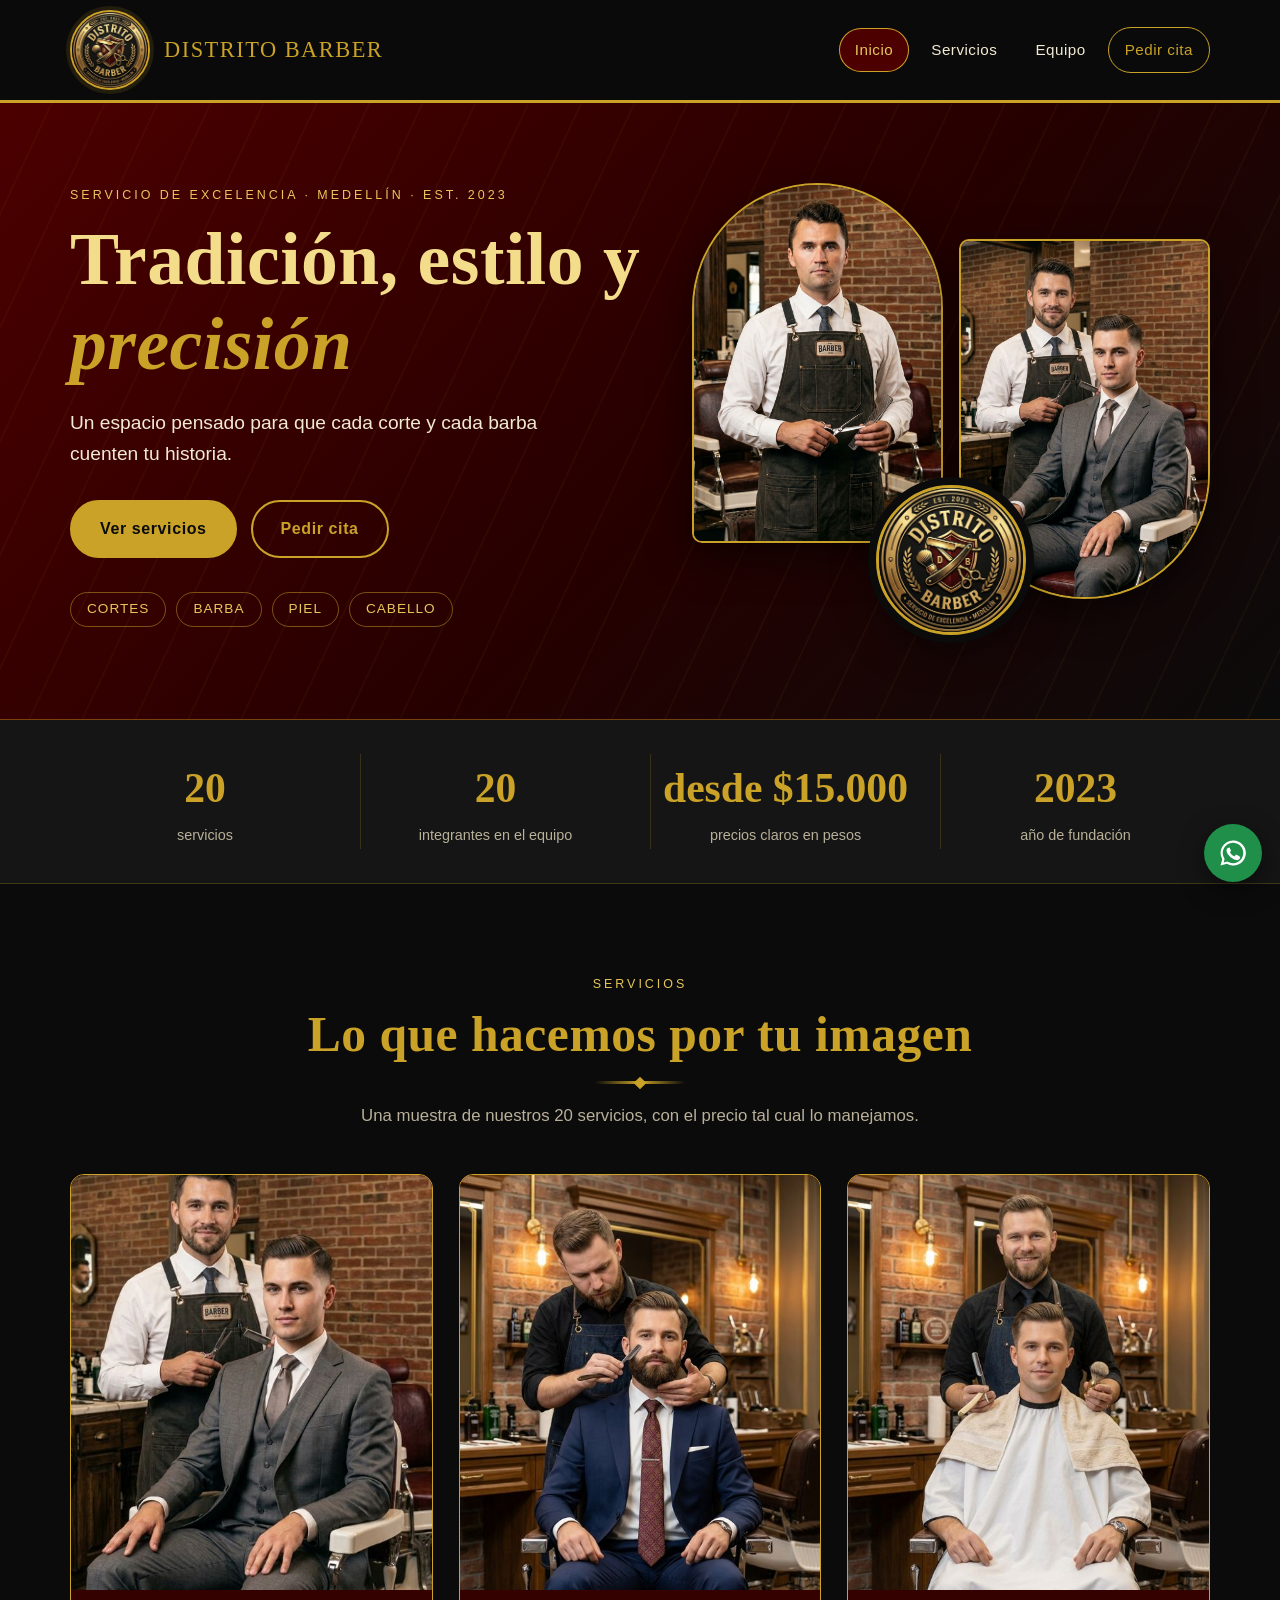
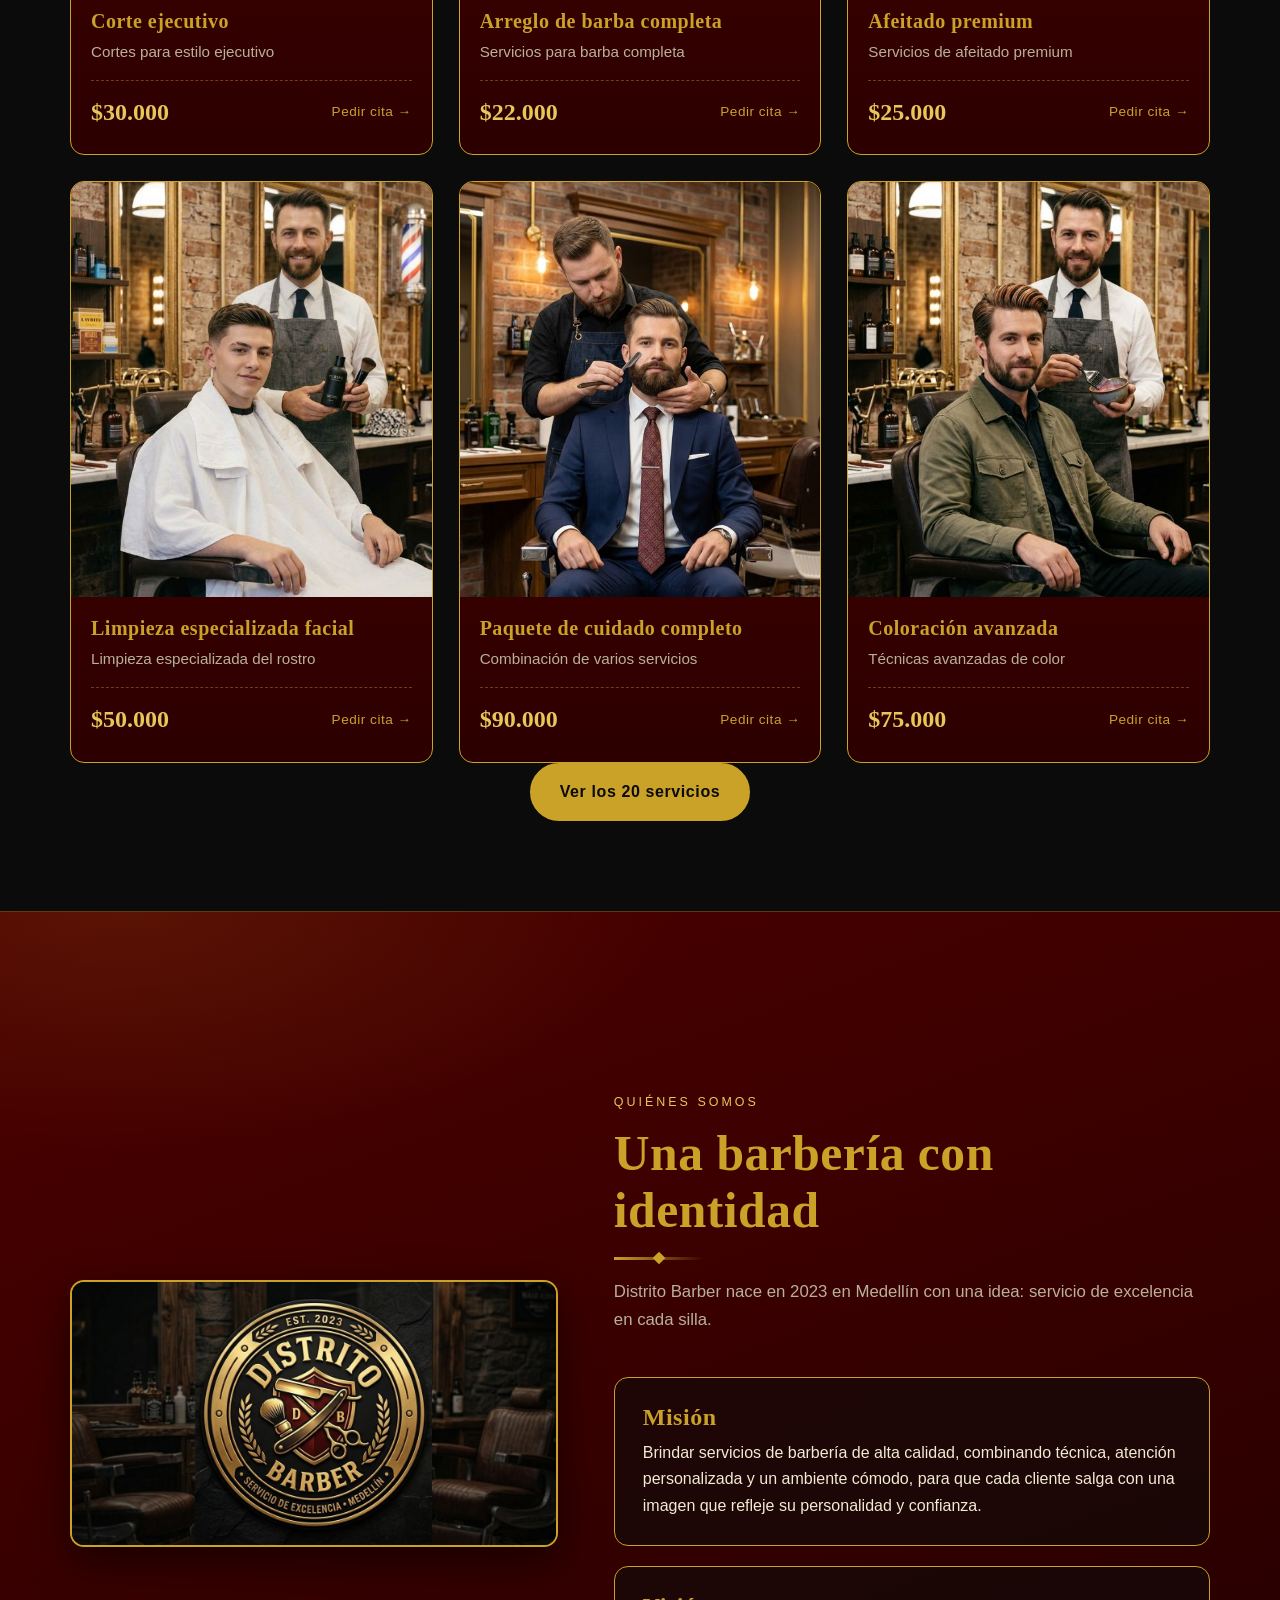
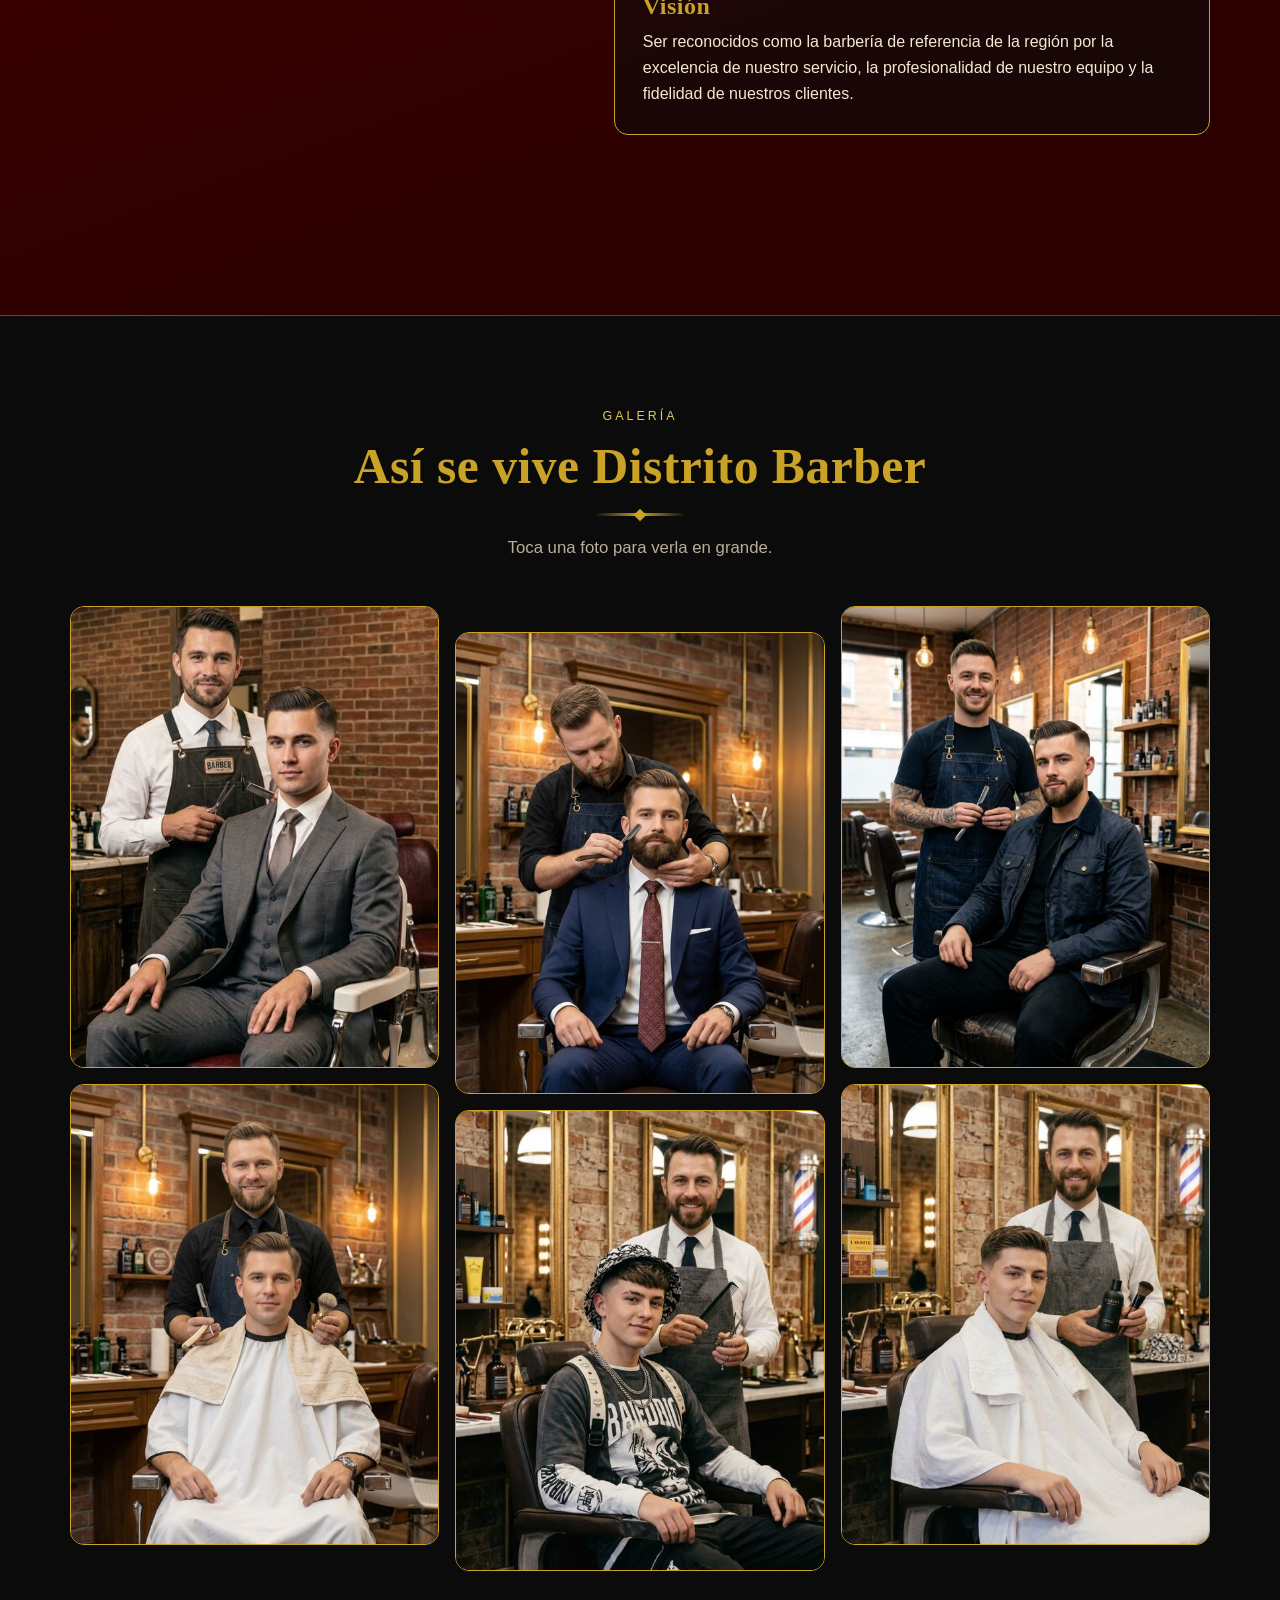
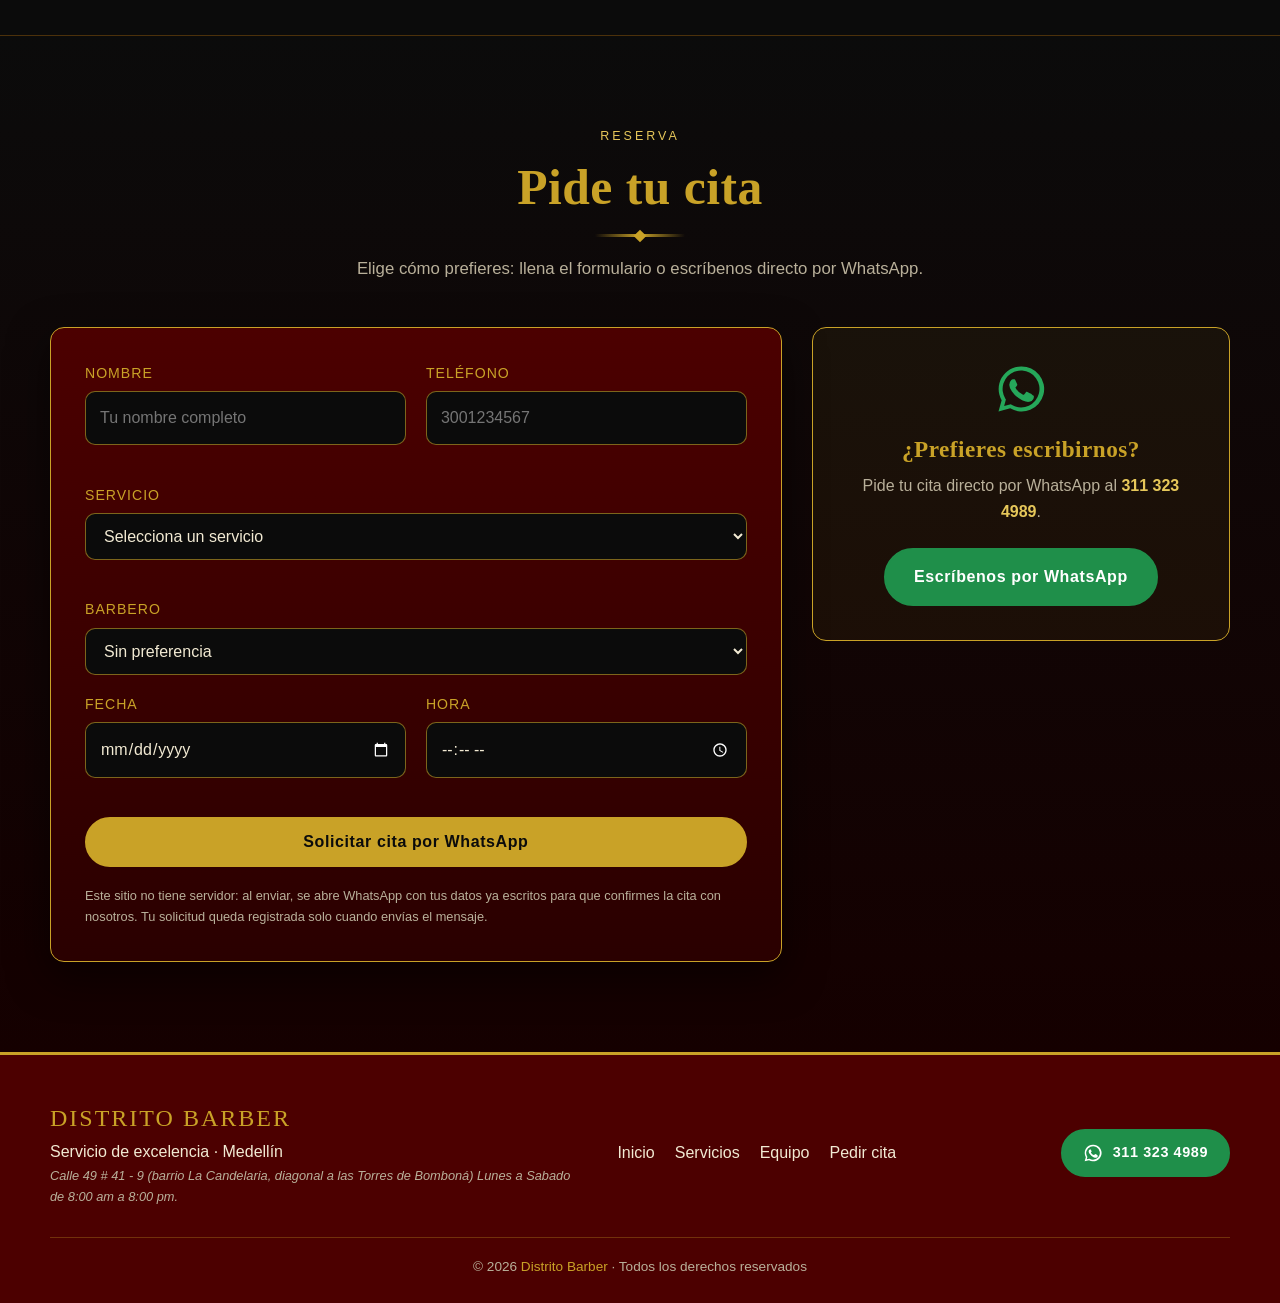
<file: index.html>
<!DOCTYPE html>
<html lang="es">
<head>
  <meta charset="UTF-8">
  <meta name="viewport" content="width=device-width, initial-scale=1.0">
  <title>Distrito Barber | Barbería en Medellín: cortes, barba y cuidado personal</title>
  <meta name="description" content="Distrito Barber, servicio de excelencia en Medellín. Cortes, barba, piel y cabello con precios claros. Pide tu cita por formulario o WhatsApp.">
  <meta name="theme-color" content="#0b0b0b">
  <meta property="og:type" content="website">
  <meta property="og:title" content="Distrito Barber | Barbería en Medellín: cortes, barba y cuidado personal">
  <meta property="og:description" content="Distrito Barber, servicio de excelencia en Medellín. Cortes, barba, piel y cabello con precios claros. Pide tu cita por formulario o WhatsApp.">
  <meta property="og:image" content="assets/logos/logo-distrito-barber.png">
  <meta property="og:locale" content="es_CO">
  <link rel="icon" type="image/png" href="assets/logos/logo-distrito-barber-sm.png">
  <link rel="preload" as="image" href="assets/logos/logo-distrito-barber-sm.png">
  <link rel="stylesheet" href="css/styles.css">
  <script type="application/ld+json">
  {"@context":"https://schema.org","@type":"BarberShop","name":"Distrito Barber","description":"Barbería en Medellín: cortes, cuidado de barba, piel y cabello.","telephone":"+57 311 323 4989","foundingDate":"2023","image":"assets/logos/logo-distrito-barber.png","address":{"@type":"PostalAddress","addressLocality":"Medellín","addressCountry":"CO"},"priceRange":"$15.000 - $90.000 COP"}
  </script>
  <script defer src="js/main.js"></script>
</head>
<body data-page="inicio">
  <a class="saltar" href="#contenido">Saltar al contenido</a>
  <header class="cabecera" id="cabecera">
    <div class="barra">
      <a class="marca" href="index.html" aria-label="Distrito Barber, ir al inicio">
        <span class="logo"><img src="assets/logos/logo-distrito-barber-sm.png" width="80" height="80" alt="Logo de Distrito Barber: escudo dorado y rojo con navaja, brocha y tijeras"></span>
        <span class="nombre-barberia">Distrito Barber</span>
      </a>
      <button class="burger" id="burger" aria-expanded="false" aria-controls="menu" aria-label="Abrir menú">
        <span></span><span></span><span></span>
      </button>
      <nav class="menu" id="menu" aria-label="Principal">
        <ul>
          <li><a href="index.html" class="activo" aria-current="page">Inicio</a></li>
          <li><a href="servicios.html">Servicios</a></li>
          <li><a href="equipo.html">Equipo</a></li>
          <li><a href="index.html#cita">Pedir cita</a></li>
        </ul>
      </nav>
    </div>
  </header>

  <main id="contenido">
    <section class="portada" aria-labelledby="h1">
      <div class="portada-bg" aria-hidden="true"></div>
      <div class="portada-grid">
        <div class="portada-texto">
          <p class="eyebrow">Servicio de excelencia · Medellín · Est. 2023</p>
          <h1 id="h1">Tradición, estilo y <em>precisión</em></h1>
          <p class="lead">Un espacio pensado para que cada corte y cada barba cuenten tu historia.</p>
          <div class="acciones">
            <a href="servicios.html" class="boton">Ver servicios</a>
            <a href="#cita" class="boton boton-fantasma">Pedir cita</a>
          </div>
          <ul class="chips" aria-label="Lo que ofrecemos">
            <li>Cortes</li><li>Barba</li><li>Piel</li><li>Cabello</li>
          </ul>
        </div>
        <div class="portada-visual" aria-hidden="false">
          <div class="arco"><img src="assets/images/barbero-retrato.jpg" width="880" height="1216" alt="Barbero de Distrito Barber con delantal, sosteniendo unas tijeras en la barbería"></div>
          <div class="arco arco-2"><img src="assets/images/equipo-corte-ejecutivo.jpg" width="928" height="1152" loading="lazy" alt="Barbero atendiendo a un cliente de traje en la silla de barbería"></div>
          <div class="sello"><img src="assets/logos/logo-distrito-barber.png" width="600" height="618" alt="Sello de Distrito Barber, Est. 2023"></div>
        </div>
      </div>
    </section>

    <section class="cifras" aria-label="Distrito Barber en cifras">
      <ul>
        <li><strong data-count="20">20</strong><span>servicios</span></li>
        <li><strong data-count="20">20</strong><span>integrantes en el equipo</span></li>
        <li><strong data-count="15000" data-prefix="desde $">desde $15.000</strong><span>precios claros en pesos</span></li>
        <li><strong data-count="2023" data-sep="">2023</strong><span>año de fundación</span></li>
      </ul>
    </section>

    <section class="seccion" aria-labelledby="h-serv">
      <div class="titulo-seccion reveal"><p class="eyebrow">Servicios</p><h2 id="h-serv">Lo que hacemos por tu imagen</h2><span class="filete" aria-hidden="true"></span><p class="sub">Una muestra de nuestros 20 servicios, con el precio tal cual lo manejamos.</p></div>
      <div class="lista-servicios lista-3">
        <article class="servicio reveal" data-cat="cortes">
          <div class="foto"><img src="assets/images/equipo-corte-ejecutivo-sm.jpg" width="560" height="695" loading="lazy" alt="Barbero cortando el cabello a un cliente de traje en la barbería"></div>
          <div class="info">
            <h3>Corte ejecutivo</h3>
            <p>Cortes para estilo ejecutivo</p>
            <div class="fila"><span class="precio">$30.000</span><a class="enlace-cita" href="index.html?servicio=Corte%20ejecutivo#cita">Pedir cita <span aria-hidden="true">→</span></a></div>
          </div>
        </article>
        <article class="servicio reveal" data-cat="barba">
          <div class="foto"><img src="assets/images/servicio-3-sm.jpg" width="560" height="695" loading="lazy" alt="Barbero arreglando la barba de un cliente con traje azul"></div>
          <div class="info">
            <h3>Arreglo de barba completa</h3>
            <p>Servicios para barba completa</p>
            <div class="fila"><span class="precio">$22.000</span><a class="enlace-cita" href="index.html?servicio=Arreglo%20de%20barba%20completa#cita">Pedir cita <span aria-hidden="true">→</span></a></div>
          </div>
        </article>
        <article class="servicio reveal" data-cat="barba">
          <div class="foto"><img src="assets/images/servicio-5-sm.jpg" width="560" height="695" loading="lazy" alt="Cliente con capa blanca y toalla en el cuello durante un afeitado"></div>
          <div class="info">
            <h3>Afeitado premium</h3>
            <p>Servicios de afeitado premium</p>
            <div class="fila"><span class="precio">$25.000</span><a class="enlace-cita" href="index.html?servicio=Afeitado%20premium#cita">Pedir cita <span aria-hidden="true">→</span></a></div>
          </div>
        </article>
        <article class="servicio reveal" data-cat="rostro">
          <div class="foto"><img src="assets/images/servicio-12-sm.jpg" width="560" height="695" loading="lazy" alt="Cliente con capa blanca durante una limpieza facial"></div>
          <div class="info">
            <h3>Limpieza especializada facial</h3>
            <p>Limpieza especializada del rostro</p>
            <div class="fila"><span class="precio">$50.000</span><a class="enlace-cita" href="index.html?servicio=Limpieza%20especializada%20facial#cita">Pedir cita <span aria-hidden="true">→</span></a></div>
          </div>
        </article>
        <article class="servicio reveal" data-cat="paquetes">
          <div class="foto"><img src="assets/images/servicio-3-sm.jpg" width="560" height="695" loading="lazy" alt="Cliente de traje recibiendo un cuidado completo"></div>
          <div class="info">
            <h3>Paquete de cuidado completo</h3>
            <p>Combinación de varios servicios</p>
            <div class="fila"><span class="precio">$90.000</span><a class="enlace-cita" href="index.html?servicio=Paquete%20de%20cuidado%20completo#cita">Pedir cita <span aria-hidden="true">→</span></a></div>
          </div>
        </article>
        <article class="servicio reveal" data-cat="cabello">
          <div class="foto"><img src="assets/images/servicio-8-sm.jpg" width="560" height="695" loading="lazy" alt="Barbero con producto de color junto a un cliente con chaqueta verde"></div>
          <div class="info">
            <h3>Coloración avanzada</h3>
            <p>Técnicas avanzadas de color</p>
            <div class="fila"><span class="precio">$75.000</span><a class="enlace-cita" href="index.html?servicio=Coloración%20avanzada#cita">Pedir cita <span aria-hidden="true">→</span></a></div>
          </div>
        </article>
      </div>
      <p class="centro reveal"><a href="servicios.html" class="boton">Ver los 20 servicios</a></p>
    </section>

    <section class="seccion seccion-roja" aria-labelledby="h-nos">
      <div class="nos-grid">
        <div class="nos-img reveal"><img src="assets/images/ambiente-barberia.jpg" width="1200" height="654" loading="lazy" alt="Interior de la barbería con sillas de cuero, ladrillo y madera, y el sello de Distrito Barber"></div>
        <div>
          <div class="titulo-seccion reveal"><p class="eyebrow">Quiénes somos</p><h2 id="h-nos">Una barbería con identidad</h2><span class="filete" aria-hidden="true"></span><p class="sub">Distrito Barber nace en 2023 en Medellín con una idea: servicio de excelencia en cada silla.</p></div>
          <div class="mision-vision">
            <article class="tarjeta reveal">
              <h3>Misión</h3>
              <p>Brindar servicios de barbería de alta calidad, combinando técnica, atención personalizada y un ambiente cómodo, para que cada cliente salga con una imagen que refleje su personalidad y confianza.</p>
            </article>
            <article class="tarjeta reveal">
              <h3>Visión</h3>
              <p>Ser reconocidos como la barbería de referencia de la región por la excelencia de nuestro servicio, la profesionalidad de nuestro equipo y la fidelidad de nuestros clientes.</p>
            </article>
          </div>
        </div>
      </div>
    </section>

    <section class="seccion" aria-labelledby="h-gal">
      <div class="titulo-seccion reveal"><p class="eyebrow">Galería</p><h2 id="h-gal">Así se vive Distrito Barber</h2><span class="filete" aria-hidden="true"></span><p class="sub">Toca una foto para verla en grande.</p></div>
      <div class="galeria">
      <button class="gal-item reveal" data-full="assets/images/equipo-corte-ejecutivo.jpg" data-alt="Barbero y cliente de traje en la barbería" aria-label="Ampliar foto: Barbero y cliente de traje en la barbería"><img src="assets/images/equipo-corte-ejecutivo-sm.jpg" width="560" height="695" loading="lazy" alt="Barbero y cliente de traje en la barbería"></button>
      <button class="gal-item reveal" data-full="assets/images/servicio-3.jpg" data-alt="Arreglo de barba en la barbería" aria-label="Ampliar foto: Arreglo de barba en la barbería"><img src="assets/images/servicio-3-sm.jpg" width="560" height="695" loading="lazy" alt="Arreglo de barba en la barbería"></button>
      <button class="gal-item reveal" data-full="assets/images/corte-urbano.jpg" data-alt="Equipo y cliente tras un corte urbano" aria-label="Ampliar foto: Equipo y cliente tras un corte urbano"><img src="assets/images/corte-urbano-sm.jpg" width="560" height="695" loading="lazy" alt="Equipo y cliente tras un corte urbano"></button>
      <button class="gal-item reveal" data-full="assets/images/servicio-5.jpg" data-alt="Cliente durante un afeitado premium" aria-label="Ampliar foto: Cliente durante un afeitado premium"><img src="assets/images/servicio-5-sm.jpg" width="560" height="695" loading="lazy" alt="Cliente durante un afeitado premium"></button>
      <button class="gal-item reveal" data-full="assets/images/servicio-10.jpg" data-alt="Corte juvenil en Distrito Barber" aria-label="Ampliar foto: Corte juvenil en Distrito Barber"><img src="assets/images/servicio-10-sm.jpg" width="560" height="695" loading="lazy" alt="Corte juvenil en Distrito Barber"></button>
      <button class="gal-item reveal" data-full="assets/images/servicio-13.jpg" data-alt="Cliente durante un tratamiento facial" aria-label="Ampliar foto: Cliente durante un tratamiento facial"><img src="assets/images/servicio-13-sm.jpg" width="560" height="695" loading="lazy" alt="Cliente durante un tratamiento facial"></button>
      </div>
    </section>

    <section id="cita" class="seccion seccion-cita" aria-labelledby="h-cita">
      <div class="titulo-seccion reveal"><p class="eyebrow">Reserva</p><h2 id="h-cita">Pide tu cita</h2><span class="filete" aria-hidden="true"></span><p class="sub">Elige cómo prefieres: llena el formulario o escríbenos directo por WhatsApp.</p></div>
      <div class="cita-grid">
        <form class="formulario-cita reveal" id="form-cita" novalidate>
          <div class="campo">
            <label for="nombre">Nombre</label>
            <input type="text" id="nombre" name="nombre" placeholder="Tu nombre completo" autocomplete="name" required minlength="3">
            <small class="error" id="e-nombre" role="alert"></small>
          </div>
          <div class="campo">
            <label for="telefono">Teléfono</label>
            <input type="tel" id="telefono" name="telefono" placeholder="3001234567" autocomplete="tel-national" inputmode="numeric" required>
            <small class="error" id="e-telefono" role="alert"></small>
          </div>
          <div class="campo campo-ancho">
            <label for="servicio">Servicio</label>
            <select id="servicio" name="servicio" required>
              <option value="">Selecciona un servicio</option>
            <option>Corte ejecutivo</option>
            <option>Corte urbano</option>
            <option>Arreglo de barba completa</option>
            <option>Perfilado de barba corta</option>
            <option>Afeitado premium</option>
            <option>Tratamiento para piel</option>
            <option>Nutrición capilar</option>
            <option>Coloración avanzada</option>
            <option>Peinado casual</option>
            <option>Corte juvenil</option>
            <option>Diseño personalizado de cabello</option>
            <option>Limpieza especializada facial</option>
            <option>Tratamiento facial completo</option>
            <option>Hidratación profunda capilar</option>
            <option>Reparación capilar</option>
            <option>Ondas naturales</option>
            <option>Paquete de cuidado completo</option>
            <option>Lavado especializado</option>
            <option>Depilación avanzada facial</option>
            <option>Consultoría de imagen personal</option>
            </select>
            <small class="error" id="e-servicio" role="alert"></small>
          </div>
          <div class="campo campo-ancho">
            <label for="barbero">Barbero</label>
            <select id="barbero" name="barbero">
              <option value="">Sin preferencia</option>
            <option>Manuel Ceballos</option>
            <option>Diego Alvarez</option>
            <option>Daniel Pineda</option>
            <option>Javier Montoya</option>
            </select>
          </div>
          <div class="campo">
            <label for="fecha">Fecha</label>
            <input type="date" id="fecha" name="fecha" required>
            <small class="error" id="e-fecha" role="alert"></small>
          </div>
          <div class="campo">
            <label for="hora">Hora</label>
            <input type="time" id="hora" name="hora" required>
            <small class="error" id="e-hora" role="alert"></small>
          </div>
          <button type="submit" class="boton boton-enviar campo-ancho">Solicitar cita por WhatsApp</button>
          <p class="aviso campo-ancho">Este sitio no tiene servidor: al enviar, se abre WhatsApp con tus datos ya escritos para que confirmes la cita con nosotros. Tu solicitud queda registrada solo cuando envías el mensaje.</p>
        </form>

        <aside class="whatsapp reveal">
          <svg viewBox="0 0 24 24" aria-hidden="true" fill="currentColor"><path d="M12 2a10 10 0 0 0-8.6 15L2 22l5.2-1.4A10 10 0 1 0 12 2Zm0 18.2a8.2 8.2 0 0 1-4.2-1.2l-.3-.2-3 .8.8-2.9-.2-.3A8.2 8.2 0 1 1 12 20.2Zm4.5-6.1c-.2-.1-1.5-.7-1.7-.8s-.4-.1-.6.1-.6.8-.8 1-.3.2-.5.1a6.700 6.700 0 0 1-3.300-2.900c-.2-.4.2-.4.700-1.300.1-.2 0-.3 0-.4l-.8-1.800c-.2-.5-.4-.4-.6-.4h-.5a1 1 0 0 0-.7.3 3 3 0 0 0-.9 2.200 5.200 5.200 0 0 0 1.100 2.800 11.900 11.900 0 0 0 4.600 4c1.700.7 2.400.8 3.200.7a2.700 2.700 0 0 0 1.800-1.300 2.200 2.200 0 0 0 .2-1.300c-.1-.1-.3-.2-.5-.3Z"/></svg>
          <h3>¿Prefieres escribirnos?</h3>
          <p>Pide tu cita directo por WhatsApp al <strong>311 323 4989</strong>.</p>
          <a class="boton boton-whatsapp" href="https://wa.me/573113234989?text=Hola%2C%20quiero%20pedir%20una%20cita%20en%20Distrito%20Barber" target="_blank" rel="noopener">Escríbenos por WhatsApp</a>
        </aside>
      </div>
    </section>
  </main>

  <div class="lightbox" id="lightbox" role="dialog" aria-modal="true" aria-label="Foto ampliada" hidden>
    <button class="lb-cerrar" id="lb-cerrar" aria-label="Cerrar">×</button>
    <button class="lb-nav lb-prev" id="lb-prev" aria-label="Foto anterior">‹</button>
    <img id="lb-img" alt="">
    <button class="lb-nav lb-next" id="lb-next" aria-label="Foto siguiente">›</button>
  </div>

  <footer class="pie">
    <div class="pie-grid">
      <div>
        <p class="pie-marca">Distrito Barber</p>
        <p>Servicio de excelencia · Medellín</p>
        <p class="pendiente">Calle 49 # 41 - 9 (barrio La Candelaria, diagonal a las Torres de Bomboná) Lunes a Sabado de 8:00 am a 8:00 pm.</p>
      </div>
      <nav aria-label="Pie de página">
        <a href="index.html">Inicio</a><a href="servicios.html">Servicios</a><a href="equipo.html">Equipo</a><a href="index.html#cita">Pedir cita</a>
      </nav>
      <div>
        <a class="boton boton-whatsapp boton-sm" href="https://wa.me/573113234989?text=Hola%2C%20quiero%20pedir%20una%20cita%20en%20Distrito%20Barber" target="_blank" rel="noopener"><svg viewBox="0 0 24 24" aria-hidden="true" fill="currentColor"><path d="M12 2a10 10 0 0 0-8.6 15L2 22l5.2-1.4A10 10 0 1 0 12 2Zm0 18.2a8.2 8.2 0 0 1-4.2-1.2l-.3-.2-3 .8.8-2.9-.2-.3A8.2 8.2 0 1 1 12 20.2Zm4.5-6.1c-.2-.1-1.5-.7-1.7-.8s-.4-.1-.6.1-.6.8-.8 1-.3.2-.5.1a6.700 6.700 0 0 1-3.300-2.900c-.2-.4.2-.4.700-1.300.1-.2 0-.3 0-.4l-.8-1.800c-.2-.5-.4-.4-.6-.4h-.5a1 1 0 0 0-.7.3 3 3 0 0 0-.9 2.200 5.200 5.200 0 0 0 1.100 2.800 11.900 11.900 0 0 0 4.600 4c1.700.7 2.400.8 3.200.7a2.700 2.700 0 0 0 1.800-1.300 2.200 2.200 0 0 0 .2-1.300c-.1-.1-.3-.2-.5-.3Z"/></svg>311 323 4989</a>
      </div>
    </div>
    <p class="copy">&copy; 2026 <span>Distrito Barber</span> · Todos los derechos reservados</p>
  </footer>

  <a class="wa-flotante" href="https://wa.me/573113234989?text=Hola%2C%20quiero%20pedir%20una%20cita%20en%20Distrito%20Barber" target="_blank" rel="noopener" aria-label="Escribir por WhatsApp a Distrito Barber"><svg viewBox="0 0 24 24" aria-hidden="true" fill="currentColor"><path d="M12 2a10 10 0 0 0-8.6 15L2 22l5.2-1.4A10 10 0 1 0 12 2Zm0 18.2a8.2 8.2 0 0 1-4.2-1.2l-.3-.2-3 .8.8-2.9-.2-.3A8.2 8.2 0 1 1 12 20.2Zm4.5-6.1c-.2-.1-1.5-.7-1.7-.8s-.4-.1-.6.1-.6.8-.8 1-.3.2-.5.1a6.700 6.700 0 0 1-3.300-2.900c-.2-.4.2-.4.700-1.300.1-.2 0-.3 0-.4l-.8-1.800c-.2-.5-.4-.4-.6-.4h-.5a1 1 0 0 0-.7.3 3 3 0 0 0-.9 2.200 5.200 5.200 0 0 0 1.100 2.800 11.900 11.900 0 0 0 4.600 4c1.700.7 2.400.8 3.200.7a2.700 2.700 0 0 0 1.800-1.300 2.200 2.200 0 0 0 .2-1.300c-.1-.1-.3-.2-.5-.3Z"/></svg></a>
  <button class="subir" id="subir" aria-label="Volver al inicio de la página" hidden>
    <svg viewBox="0 0 24 24" aria-hidden="true" fill="none" stroke="currentColor" stroke-width="2.5" stroke-linecap="round" stroke-linejoin="round"><path d="m6 15 6-6 6 6"/></svg>
  </button>
</body>
</html>
</file>
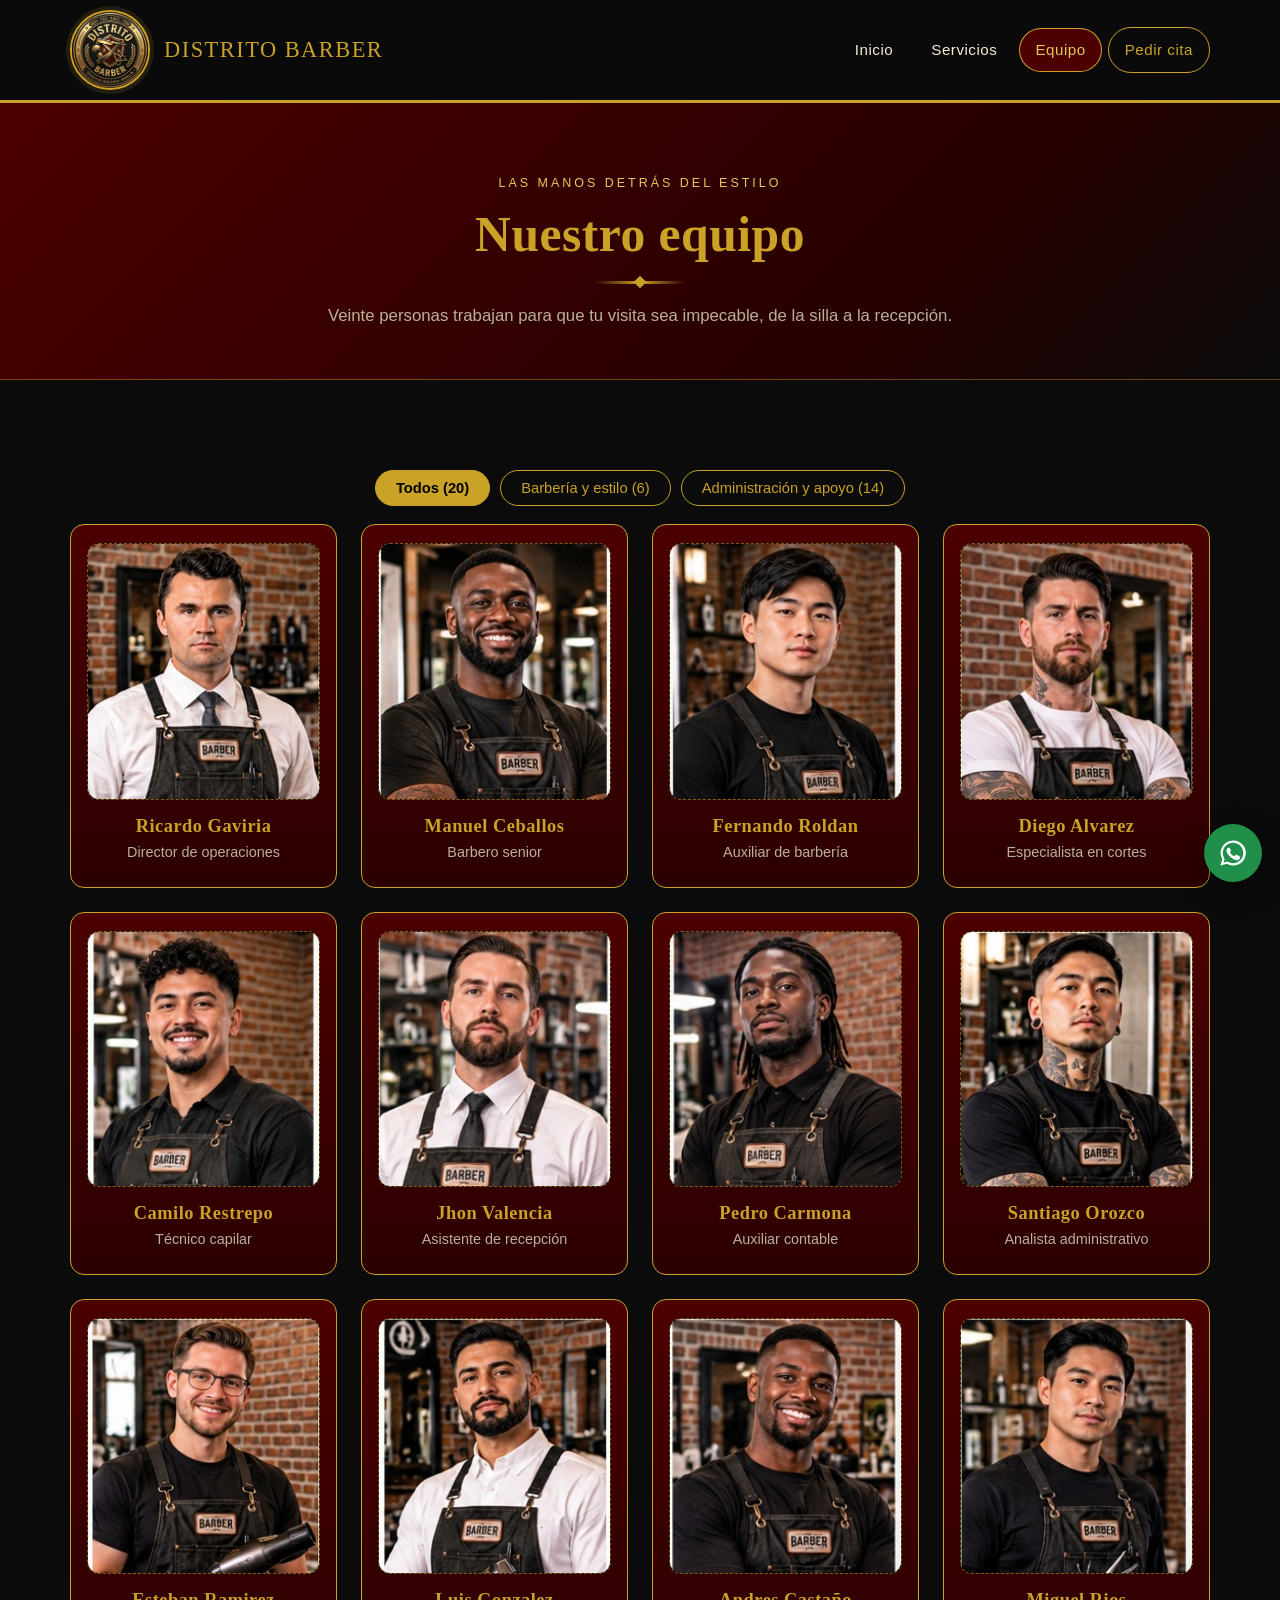
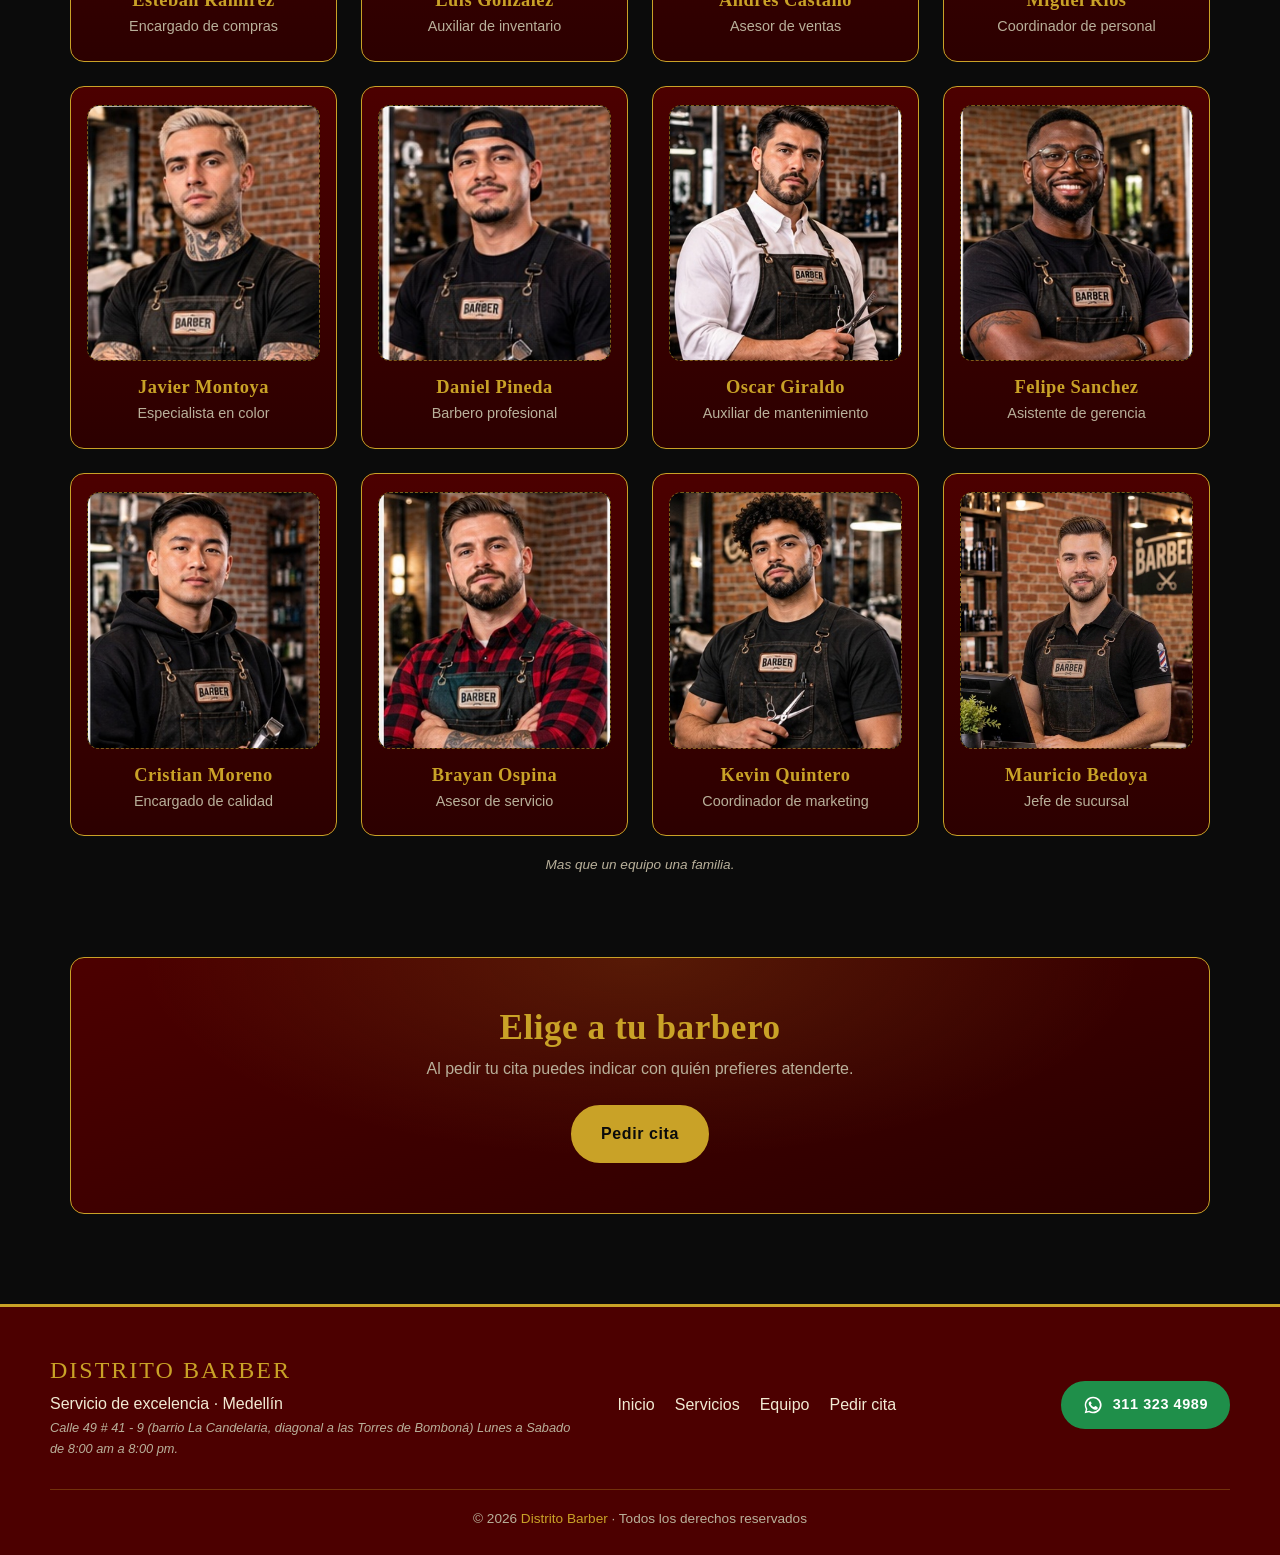
<file: equipo.html>
<!DOCTYPE html>
<html lang="es">
<head>
  <meta charset="UTF-8">
  <meta name="viewport" content="width=device-width, initial-scale=1.0">
  <title>Nuestro equipo | Distrito Barber Medellín</title>
  <meta name="description" content="Conoce al equipo de Distrito Barber: barberos, especialistas en color, técnicos capilares y el personal que hace posible un servicio de excelencia.">
  <meta name="theme-color" content="#0b0b0b">
  <meta property="og:type" content="website">
  <meta property="og:title" content="Nuestro equipo | Distrito Barber Medellín">
  <meta property="og:description" content="Conoce al equipo de Distrito Barber: barberos, especialistas en color, técnicos capilares y el personal que hace posible un servicio de excelencia.">
  <meta property="og:image" content="assets/logos/logo-distrito-barber.png">
  <meta property="og:locale" content="es_CO">
  <link rel="icon" type="image/png" href="assets/logos/logo-distrito-barber-sm.png">
  <link rel="preload" as="image" href="assets/logos/logo-distrito-barber-sm.png">
  <link rel="stylesheet" href="css/styles.css">
  <script defer src="js/main.js"></script>
</head>
<body data-page="equipo">
  <a class="saltar" href="#contenido">Saltar al contenido</a>
  <header class="cabecera" id="cabecera">
    <div class="barra">
      <a class="marca" href="index.html" aria-label="Distrito Barber, ir al inicio">
        <span class="logo"><img src="assets/logos/logo-distrito-barber-sm.png" width="80" height="80" alt="Logo de Distrito Barber: escudo dorado y rojo con navaja, brocha y tijeras"></span>
        <span class="nombre-barberia">Distrito Barber</span>
      </a>
      <button class="burger" id="burger" aria-expanded="false" aria-controls="menu" aria-label="Abrir menú">
        <span></span><span></span><span></span>
      </button>
      <nav class="menu" id="menu" aria-label="Principal">
        <ul>
          <li><a href="index.html">Inicio</a></li>
          <li><a href="servicios.html">Servicios</a></li>
          <li><a href="equipo.html" class="activo" aria-current="page">Equipo</a></li>
          <li><a href="index.html#cita">Pedir cita</a></li>
        </ul>
      </nav>
    </div>
  </header>

  <main id="contenido">
    <section class="cabecera-pagina">
      <div class="cp-inner">
        <div class="titulo-seccion reveal"><p class="eyebrow">Las manos detrás del estilo</p><h1>Nuestro equipo</h1><span class="filete" aria-hidden="true"></span><p class="sub">Veinte personas trabajan para que tu visita sea impecable, de la silla a la recepción.</p></div>
      </div>
    </section>
    <section class="seccion">
      <div class="filtros" role="group" aria-label="Filtrar equipo">
        <button class="filtro activo" data-filtro="todos" aria-pressed="true">Todos (20)</button>
        <button class="filtro" data-filtro="b" aria-pressed="false">Barbería y estilo (6)</button>
        <button class="filtro" data-filtro="a" aria-pressed="false">Administración y apoyo (14)</button>
      </div>
      <div class="lista-equipo" id="lista-equipo">
        <article class="barbero reveal" data-grupo="a">
          <div class="foto"><img src="assets/images/equipo-01.jpg" width="220" height="342" loading="lazy" alt="Retrato de Ricardo Gaviria, director de operaciones, con delantal de Distrito Barber"></div>
          <h3>Ricardo Gaviria</h3>
          <p class="cargo">Director de operaciones</p>
        </article>
        <article class="barbero reveal" data-grupo="b">
          <div class="foto"><img src="assets/images/equipo-02.jpg" width="220" height="342" loading="lazy" alt="Retrato de Manuel Ceballos, barbero senior, con delantal de Distrito Barber"></div>
          <h3>Manuel Ceballos</h3>
          <p class="cargo">Barbero senior</p>
        </article>
        <article class="barbero reveal" data-grupo="b">
          <div class="foto"><img src="assets/images/equipo-03.jpg" width="220" height="342" loading="lazy" alt="Retrato de Fernando Roldan, auxiliar de barbería, con delantal de Distrito Barber"></div>
          <h3>Fernando Roldan</h3>
          <p class="cargo">Auxiliar de barbería</p>
        </article>
        <article class="barbero reveal" data-grupo="b">
          <div class="foto"><img src="assets/images/equipo-04.jpg" width="220" height="342" loading="lazy" alt="Retrato de Diego Alvarez, especialista en cortes, con delantal de Distrito Barber"></div>
          <h3>Diego Alvarez</h3>
          <p class="cargo">Especialista en cortes</p>
        </article>
        <article class="barbero reveal" data-grupo="b">
          <div class="foto"><img src="assets/images/equipo-05.jpg" width="220" height="342" loading="lazy" alt="Retrato de Camilo Restrepo, técnico capilar, con delantal de Distrito Barber"></div>
          <h3>Camilo Restrepo</h3>
          <p class="cargo">Técnico capilar</p>
        </article>
        <article class="barbero reveal" data-grupo="a">
          <div class="foto"><img src="assets/images/equipo-06.jpg" width="220" height="342" loading="lazy" alt="Retrato de Jhon Valencia, asistente de recepción, con delantal de Distrito Barber"></div>
          <h3>Jhon Valencia</h3>
          <p class="cargo">Asistente de recepción</p>
        </article>
        <article class="barbero reveal" data-grupo="a">
          <div class="foto"><img src="assets/images/equipo-07.jpg" width="220" height="342" loading="lazy" alt="Retrato de Pedro Carmona, auxiliar contable, con delantal de Distrito Barber"></div>
          <h3>Pedro Carmona</h3>
          <p class="cargo">Auxiliar contable</p>
        </article>
        <article class="barbero reveal" data-grupo="a">
          <div class="foto"><img src="assets/images/equipo-08.jpg" width="220" height="342" loading="lazy" alt="Retrato de Santiago Orozco, analista administrativo, con delantal de Distrito Barber"></div>
          <h3>Santiago Orozco</h3>
          <p class="cargo">Analista administrativo</p>
        </article>
        <article class="barbero reveal" data-grupo="a">
          <div class="foto"><img src="assets/images/equipo-09.jpg" width="220" height="342" loading="lazy" alt="Retrato de Esteban Ramirez, encargado de compras, con delantal de Distrito Barber"></div>
          <h3>Esteban Ramirez</h3>
          <p class="cargo">Encargado de compras</p>
        </article>
        <article class="barbero reveal" data-grupo="a">
          <div class="foto"><img src="assets/images/equipo-10.jpg" width="220" height="342" loading="lazy" alt="Retrato de Luis Gonzalez, auxiliar de inventario, con delantal de Distrito Barber"></div>
          <h3>Luis Gonzalez</h3>
          <p class="cargo">Auxiliar de inventario</p>
        </article>
        <article class="barbero reveal" data-grupo="a">
          <div class="foto"><img src="assets/images/equipo-11.jpg" width="220" height="342" loading="lazy" alt="Retrato de Andres Castaño, asesor de ventas, con delantal de Distrito Barber"></div>
          <h3>Andres Castaño</h3>
          <p class="cargo">Asesor de ventas</p>
        </article>
        <article class="barbero reveal" data-grupo="a">
          <div class="foto"><img src="assets/images/equipo-12.jpg" width="220" height="342" loading="lazy" alt="Retrato de Miguel Rios, coordinador de personal, con delantal de Distrito Barber"></div>
          <h3>Miguel Rios</h3>
          <p class="cargo">Coordinador de personal</p>
        </article>
        <article class="barbero reveal" data-grupo="b">
          <div class="foto"><img src="assets/images/equipo-13.jpg" width="220" height="342" loading="lazy" alt="Retrato de Javier Montoya, especialista en color, con delantal de Distrito Barber"></div>
          <h3>Javier Montoya</h3>
          <p class="cargo">Especialista en color</p>
        </article>
        <article class="barbero reveal" data-grupo="b">
          <div class="foto"><img src="assets/images/equipo-14.jpg" width="220" height="342" loading="lazy" alt="Retrato de Daniel Pineda, barbero profesional, con delantal de Distrito Barber"></div>
          <h3>Daniel Pineda</h3>
          <p class="cargo">Barbero profesional</p>
        </article>
        <article class="barbero reveal" data-grupo="a">
          <div class="foto"><img src="assets/images/equipo-15.jpg" width="220" height="342" loading="lazy" alt="Retrato de Oscar Giraldo, auxiliar de mantenimiento, con delantal de Distrito Barber"></div>
          <h3>Oscar Giraldo</h3>
          <p class="cargo">Auxiliar de mantenimiento</p>
        </article>
        <article class="barbero reveal" data-grupo="a">
          <div class="foto"><img src="assets/images/equipo-16.jpg" width="220" height="342" loading="lazy" alt="Retrato de Felipe Sanchez, asistente de gerencia, con delantal de Distrito Barber"></div>
          <h3>Felipe Sanchez</h3>
          <p class="cargo">Asistente de gerencia</p>
        </article>
        <article class="barbero reveal" data-grupo="a">
          <div class="foto"><img src="assets/images/equipo-17.jpg" width="220" height="342" loading="lazy" alt="Retrato de Cristian Moreno, encargado de calidad, con delantal de Distrito Barber"></div>
          <h3>Cristian Moreno</h3>
          <p class="cargo">Encargado de calidad</p>
        </article>
        <article class="barbero reveal" data-grupo="a">
          <div class="foto"><img src="assets/images/equipo-18.jpg" width="220" height="342" loading="lazy" alt="Retrato de Brayan Ospina, asesor de servicio, con delantal de Distrito Barber"></div>
          <h3>Brayan Ospina</h3>
          <p class="cargo">Asesor de servicio</p>
        </article>
        <article class="barbero reveal" data-grupo="a">
          <div class="foto"><img src="assets/images/equipo-19.jpg" width="220" height="342" loading="lazy" alt="Retrato de Kevin Quintero, coordinador de marketing, con delantal de Distrito Barber"></div>
          <h3>Kevin Quintero</h3>
          <p class="cargo">Coordinador de marketing</p>
        </article>
        <article class="barbero reveal" data-grupo="a">
          <div class="foto"><img src="assets/images/barbero pp.jpg" alt="es un barbero"><span class="monograma" aria-hidden="true">MB</span><span class="solo-lector">Foto de Mauricio Bedoya pendiente</span></div>
          <h3>Mauricio Bedoya</h3>
          <p class="cargo">Jefe de sucursal</p>
        </article>
      </div>
      <p class="nota centro reveal">Mas que un equipo una familia.</p>
      <div class="cta-banda reveal">
        <h2>Elige a tu barbero</h2>
        <p>Al pedir tu cita puedes indicar con quién prefieres atenderte.</p>
        <a class="boton" href="index.html#cita">Pedir cita</a>
      </div>
    </section>
  </main>

  <footer class="pie">
    <div class="pie-grid">
      <div>
        <p class="pie-marca">Distrito Barber</p>
        <p>Servicio de excelencia · Medellín</p>
        <p class="pendiente">Calle 49 # 41 - 9 (barrio La Candelaria, diagonal a las Torres de Bomboná) Lunes a Sabado de 8:00 am a 8:00 pm.</p>
      </div>
      <nav aria-label="Pie de página">
        <a href="index.html">Inicio</a><a href="servicios.html">Servicios</a><a href="equipo.html">Equipo</a><a href="index.html#cita">Pedir cita</a>
      </nav>
      <div>
        <a class="boton boton-whatsapp boton-sm" href="https://wa.me/573113234989?text=Hola%2C%20quiero%20pedir%20una%20cita%20en%20Distrito%20Barber" target="_blank" rel="noopener"><svg viewBox="0 0 24 24" aria-hidden="true" fill="currentColor"><path d="M12 2a10 10 0 0 0-8.6 15L2 22l5.2-1.4A10 10 0 1 0 12 2Zm0 18.2a8.2 8.2 0 0 1-4.2-1.2l-.3-.2-3 .8.8-2.9-.2-.3A8.2 8.2 0 1 1 12 20.2Zm4.5-6.1c-.2-.1-1.5-.7-1.7-.8s-.4-.1-.6.1-.6.8-.8 1-.3.2-.5.1a6.700 6.700 0 0 1-3.300-2.900c-.2-.4.2-.4.700-1.300.1-.2 0-.3 0-.4l-.8-1.800c-.2-.5-.4-.4-.6-.4h-.5a1 1 0 0 0-.7.3 3 3 0 0 0-.9 2.200 5.200 5.200 0 0 0 1.100 2.800 11.900 11.900 0 0 0 4.600 4c1.700.7 2.400.8 3.200.7a2.700 2.700 0 0 0 1.800-1.300 2.200 2.200 0 0 0 .2-1.300c-.1-.1-.3-.2-.5-.3Z"/></svg>311 323 4989</a>
      </div>
    </div>
    <p class="copy">&copy; 2026 <span>Distrito Barber</span> · Todos los derechos reservados</p>
  </footer>

  <a class="wa-flotante" href="https://wa.me/573113234989?text=Hola%2C%20quiero%20pedir%20una%20cita%20en%20Distrito%20Barber" target="_blank" rel="noopener" aria-label="Escribir por WhatsApp a Distrito Barber"><svg viewBox="0 0 24 24" aria-hidden="true" fill="currentColor"><path d="M12 2a10 10 0 0 0-8.6 15L2 22l5.2-1.4A10 10 0 1 0 12 2Zm0 18.2a8.2 8.2 0 0 1-4.2-1.2l-.3-.2-3 .8.8-2.9-.2-.3A8.2 8.2 0 1 1 12 20.2Zm4.5-6.1c-.2-.1-1.5-.7-1.7-.8s-.4-.1-.6.1-.6.8-.8 1-.3.2-.5.1a6.700 6.700 0 0 1-3.300-2.900c-.2-.4.2-.4.700-1.300.1-.2 0-.3 0-.4l-.8-1.800c-.2-.5-.4-.4-.6-.4h-.5a1 1 0 0 0-.7.3 3 3 0 0 0-.9 2.200 5.200 5.200 0 0 0 1.100 2.800 11.900 11.900 0 0 0 4.600 4c1.700.7 2.400.8 3.200.7a2.700 2.700 0 0 0 1.800-1.300 2.200 2.200 0 0 0 .2-1.300c-.1-.1-.3-.2-.5-.3Z"/></svg></a>
  <button class="subir" id="subir" aria-label="Volver al inicio de la página" hidden>
    <svg viewBox="0 0 24 24" aria-hidden="true" fill="none" stroke="currentColor" stroke-width="2.5" stroke-linecap="round" stroke-linejoin="round"><path d="m6 15 6-6 6 6"/></svg>
  </button>
</body>
</html>
</file>
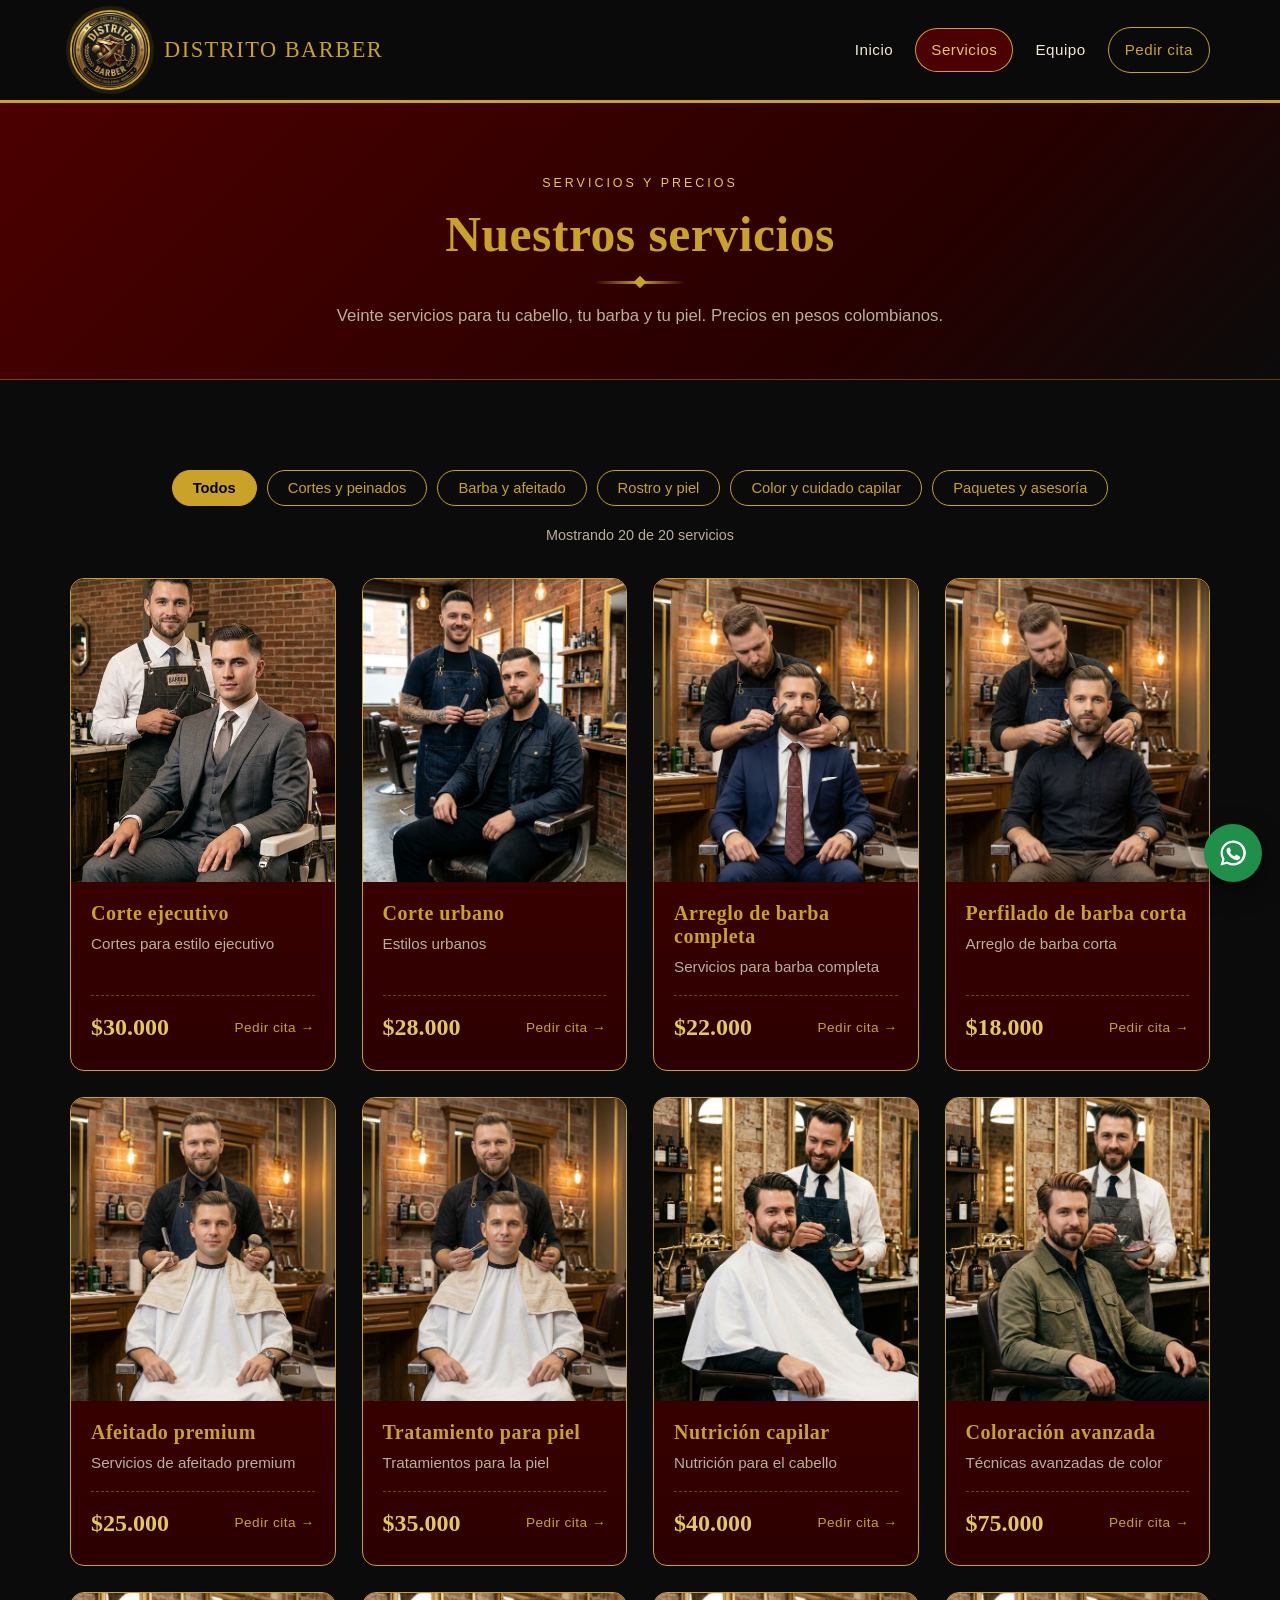
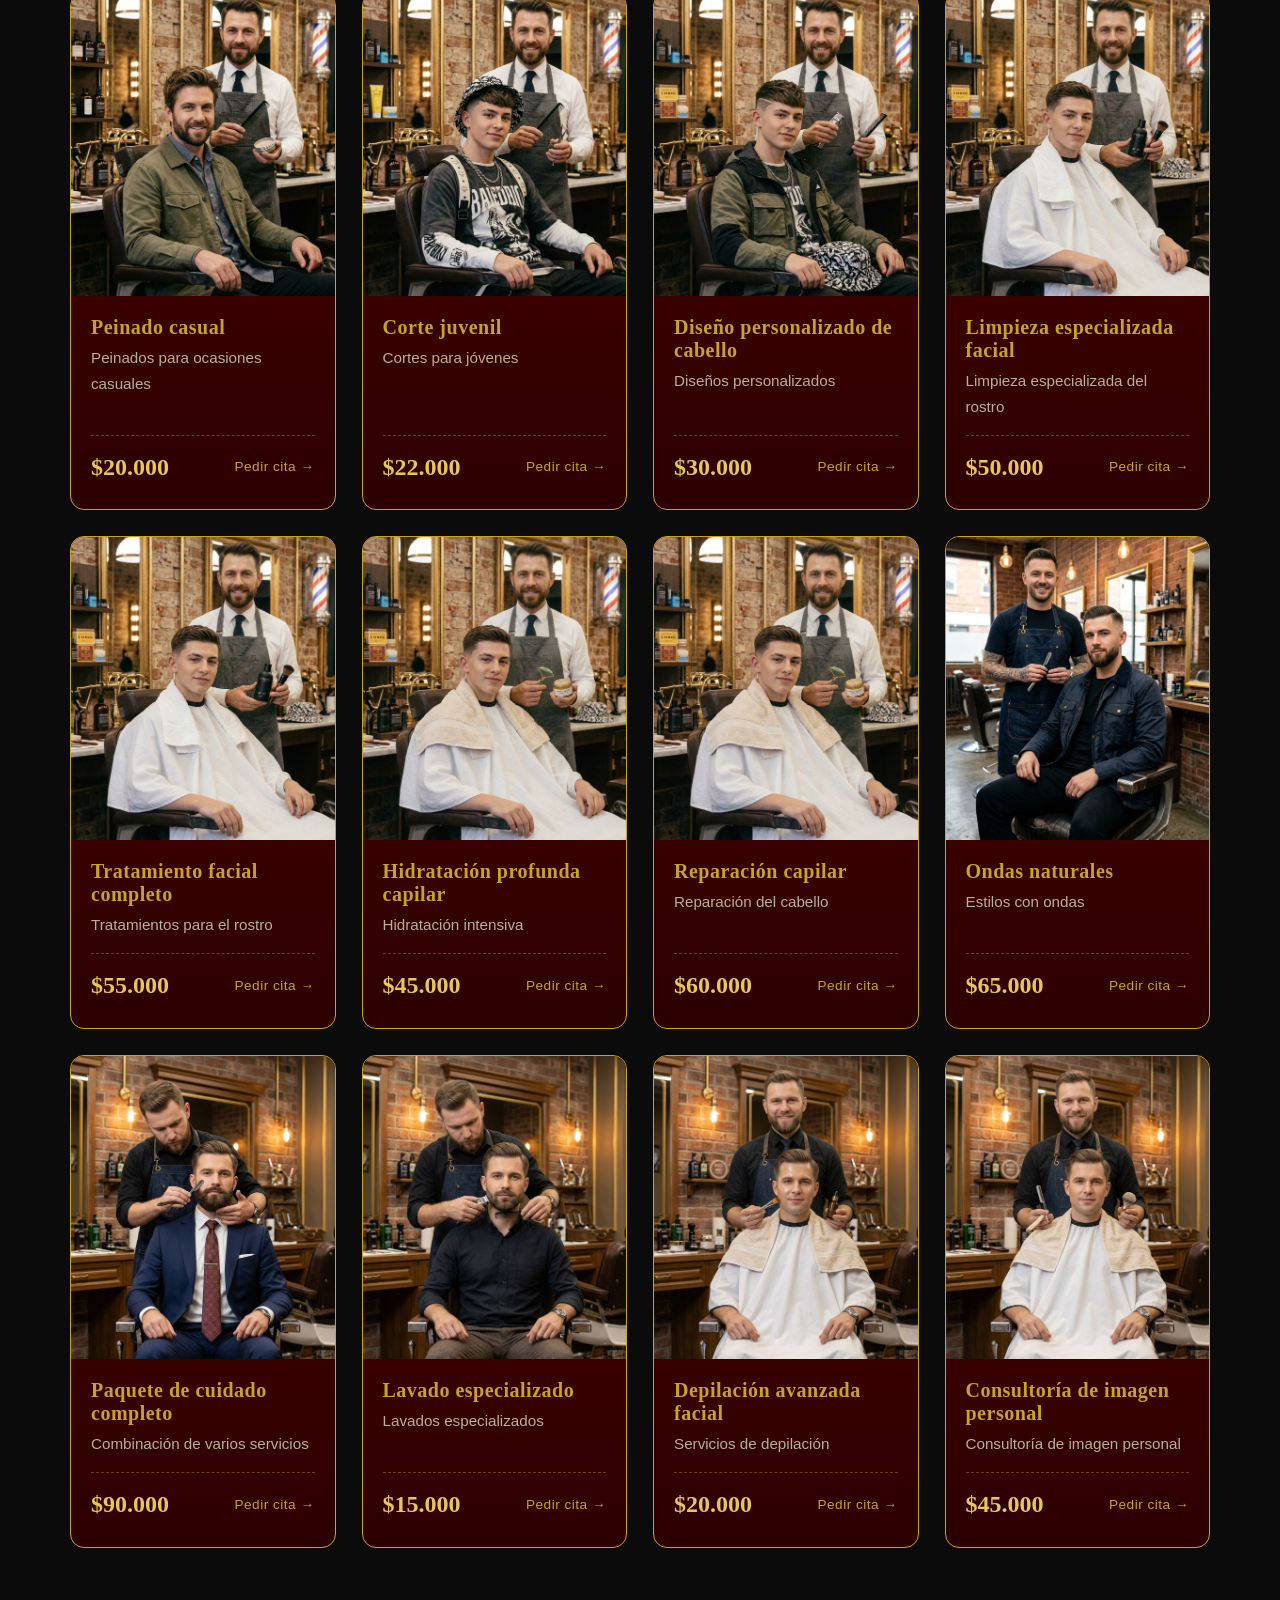
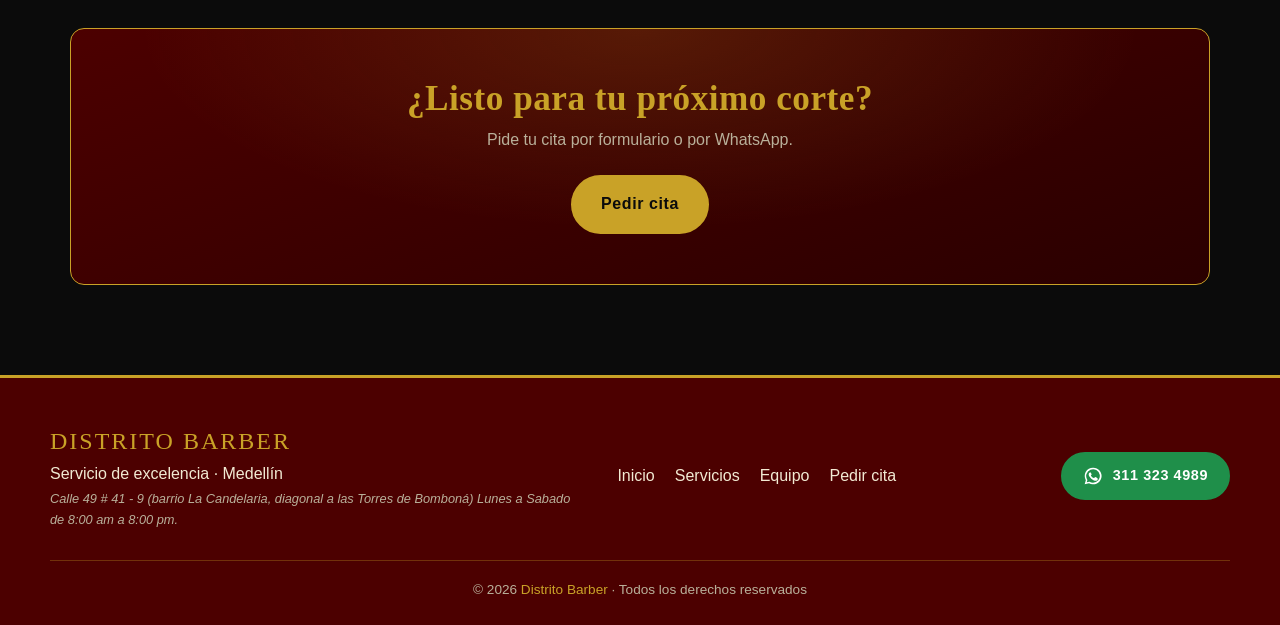
<file: servicios.html>
<!DOCTYPE html>
<html lang="es">
<head>
  <meta charset="UTF-8">
  <meta name="viewport" content="width=device-width, initial-scale=1.0">
  <title>Servicios y precios | Distrito Barber Medellín</title>
  <meta name="description" content="Los 20 servicios de Distrito Barber con precio en pesos colombianos: cortes, barba, afeitado, piel, cabello, color y paquetes de cuidado completo.">
  <meta name="theme-color" content="#0b0b0b">
  <meta property="og:type" content="website">
  <meta property="og:title" content="Servicios y precios | Distrito Barber Medellín">
  <meta property="og:description" content="Los 20 servicios de Distrito Barber con precio en pesos colombianos: cortes, barba, afeitado, piel, cabello, color y paquetes de cuidado completo.">
  <meta property="og:image" content="assets/logos/logo-distrito-barber.png">
  <meta property="og:locale" content="es_CO">
  <link rel="icon" type="image/png" href="assets/logos/logo-distrito-barber-sm.png">
  <link rel="preload" as="image" href="assets/logos/logo-distrito-barber-sm.png">
  <link rel="stylesheet" href="css/styles.css">
  <script type="application/ld+json">
  {"@context":"https://schema.org","@type":"BarberShop","name":"Distrito Barber","telephone":"+57 311 323 4989","address":{"@type":"PostalAddress","addressLocality":"Medellín","addressCountry":"CO"}}
  </script>
  <script defer src="js/main.js"></script>
</head>
<body data-page="servicios">
  <a class="saltar" href="#contenido">Saltar al contenido</a>
  <header class="cabecera" id="cabecera">
    <div class="barra">
      <a class="marca" href="index.html" aria-label="Distrito Barber, ir al inicio">
        <span class="logo"><img src="assets/logos/logo-distrito-barber-sm.png" width="80" height="80" alt="Logo de Distrito Barber: escudo dorado y rojo con navaja, brocha y tijeras"></span>
        <span class="nombre-barberia">Distrito Barber</span>
      </a>
      <button class="burger" id="burger" aria-expanded="false" aria-controls="menu" aria-label="Abrir menú">
        <span></span><span></span><span></span>
      </button>
      <nav class="menu" id="menu" aria-label="Principal">
        <ul>
          <li><a href="index.html">Inicio</a></li>
          <li><a href="servicios.html" class="activo" aria-current="page">Servicios</a></li>
          <li><a href="equipo.html">Equipo</a></li>
          <li><a href="index.html#cita">Pedir cita</a></li>
        </ul>
      </nav>
    </div>
  </header>

  <main id="contenido">
    <section class="cabecera-pagina">
      <div class="cp-inner">
        <div class="titulo-seccion reveal"><p class="eyebrow">Servicios y precios</p><h1>Nuestros servicios</h1><span class="filete" aria-hidden="true"></span><p class="sub">Veinte servicios para tu cabello, tu barba y tu piel. Precios en pesos colombianos.</p></div>
      </div>
    </section>
    <section class="seccion">
      <div class="filtros" role="group" aria-label="Filtrar servicios por categoría">
        <button class="filtro activo" data-filtro="todos" aria-pressed="true">Todos</button>
        <button class="filtro" data-filtro="cortes" aria-pressed="false">Cortes y peinados</button>
        <button class="filtro" data-filtro="barba" aria-pressed="false">Barba y afeitado</button>
        <button class="filtro" data-filtro="rostro" aria-pressed="false">Rostro y piel</button>
        <button class="filtro" data-filtro="cabello" aria-pressed="false">Color y cuidado capilar</button>
        <button class="filtro" data-filtro="paquetes" aria-pressed="false">Paquetes y asesoría</button>
      </div>
      <p class="contador" id="contador" aria-live="polite">Mostrando 20 de 20 servicios</p>
      <div class="lista-servicios" id="lista-servicios">
        <article class="servicio reveal" data-cat="cortes">
          <div class="foto"><img src="assets/images/equipo-corte-ejecutivo-sm.jpg" width="560" height="695" loading="lazy" alt="Barbero cortando el cabello a un cliente de traje en la barbería"></div>
          <div class="info">
            <h3>Corte ejecutivo</h3>
            <p>Cortes para estilo ejecutivo</p>
            <div class="fila"><span class="precio">$30.000</span><a class="enlace-cita" href="index.html?servicio=Corte%20ejecutivo#cita">Pedir cita <span aria-hidden="true">→</span></a></div>
          </div>
        </article>
        <article class="servicio reveal" data-cat="cortes">
          <div class="foto"><img src="assets/images/corte-urbano-sm.jpg" width="560" height="695" loading="lazy" alt="Barbero y cliente posando tras un corte urbano"></div>
          <div class="info">
            <h3>Corte urbano</h3>
            <p>Estilos urbanos</p>
            <div class="fila"><span class="precio">$28.000</span><a class="enlace-cita" href="index.html?servicio=Corte%20urbano#cita">Pedir cita <span aria-hidden="true">→</span></a></div>
          </div>
        </article>
        <article class="servicio reveal" data-cat="barba">
          <div class="foto"><img src="assets/images/servicio-3-sm.jpg" width="560" height="695" loading="lazy" alt="Barbero arreglando la barba de un cliente con traje azul"></div>
          <div class="info">
            <h3>Arreglo de barba completa</h3>
            <p>Servicios para barba completa</p>
            <div class="fila"><span class="precio">$22.000</span><a class="enlace-cita" href="index.html?servicio=Arreglo%20de%20barba%20completa#cita">Pedir cita <span aria-hidden="true">→</span></a></div>
          </div>
        </article>
        <article class="servicio reveal" data-cat="barba">
          <div class="foto"><img src="assets/images/servicio-4-sm.jpg" width="560" height="695" loading="lazy" alt="Barbero perfilando la barba corta de un cliente"></div>
          <div class="info">
            <h3>Perfilado de barba corta</h3>
            <p>Arreglo de barba corta</p>
            <div class="fila"><span class="precio">$18.000</span><a class="enlace-cita" href="index.html?servicio=Perfilado%20de%20barba%20corta#cita">Pedir cita <span aria-hidden="true">→</span></a></div>
          </div>
        </article>
        <article class="servicio reveal" data-cat="barba">
          <div class="foto"><img src="assets/images/servicio-5-sm.jpg" width="560" height="695" loading="lazy" alt="Cliente con capa blanca y toalla en el cuello durante un afeitado"></div>
          <div class="info">
            <h3>Afeitado premium</h3>
            <p>Servicios de afeitado premium</p>
            <div class="fila"><span class="precio">$25.000</span><a class="enlace-cita" href="index.html?servicio=Afeitado%20premium#cita">Pedir cita <span aria-hidden="true">→</span></a></div>
          </div>
        </article>
        <article class="servicio reveal" data-cat="rostro">
          <div class="foto"><img src="assets/images/servicio-6-sm.jpg" width="560" height="695" loading="lazy" alt="Cliente con capa blanca recibiendo un cuidado para la piel"></div>
          <div class="info">
            <h3>Tratamiento para piel</h3>
            <p>Tratamientos para la piel</p>
            <div class="fila"><span class="precio">$35.000</span><a class="enlace-cita" href="index.html?servicio=Tratamiento%20para%20piel#cita">Pedir cita <span aria-hidden="true">→</span></a></div>
          </div>
        </article>
        <article class="servicio reveal" data-cat="cabello">
          <div class="foto"><img src="assets/images/servicio-7-sm.jpg" width="560" height="695" loading="lazy" alt="Barbero aplicando un producto nutritivo a un cliente"></div>
          <div class="info">
            <h3>Nutrición capilar</h3>
            <p>Nutrición para el cabello</p>
            <div class="fila"><span class="precio">$40.000</span><a class="enlace-cita" href="index.html?servicio=Nutrición%20capilar#cita">Pedir cita <span aria-hidden="true">→</span></a></div>
          </div>
        </article>
        <article class="servicio reveal" data-cat="cabello">
          <div class="foto"><img src="assets/images/servicio-8-sm.jpg" width="560" height="695" loading="lazy" alt="Barbero con producto de color junto a un cliente con chaqueta verde"></div>
          <div class="info">
            <h3>Coloración avanzada</h3>
            <p>Técnicas avanzadas de color</p>
            <div class="fila"><span class="precio">$75.000</span><a class="enlace-cita" href="index.html?servicio=Coloración%20avanzada#cita">Pedir cita <span aria-hidden="true">→</span></a></div>
          </div>
        </article>
        <article class="servicio reveal" data-cat="cortes">
          <div class="foto"><img src="assets/images/servicio-9-sm.jpg" width="560" height="695" loading="lazy" alt="Cliente con peinado casual junto a su barbero"></div>
          <div class="info">
            <h3>Peinado casual</h3>
            <p>Peinados para ocasiones casuales</p>
            <div class="fila"><span class="precio">$20.000</span><a class="enlace-cita" href="index.html?servicio=Peinado%20casual#cita">Pedir cita <span aria-hidden="true">→</span></a></div>
          </div>
        </article>
        <article class="servicio reveal" data-cat="cortes">
          <div class="foto"><img src="assets/images/servicio-10-sm.jpg" width="560" height="695" loading="lazy" alt="Cliente joven con gorra junto al barbero"></div>
          <div class="info">
            <h3>Corte juvenil</h3>
            <p>Cortes para jóvenes</p>
            <div class="fila"><span class="precio">$22.000</span><a class="enlace-cita" href="index.html?servicio=Corte%20juvenil#cita">Pedir cita <span aria-hidden="true">→</span></a></div>
          </div>
        </article>
        <article class="servicio reveal" data-cat="cortes">
          <div class="foto"><img src="assets/images/servicio-11-sm.jpg" width="560" height="695" loading="lazy" alt="Cliente joven con diseño de cabello y barbero con productos"></div>
          <div class="info">
            <h3>Diseño personalizado de cabello</h3>
            <p>Diseños personalizados</p>
            <div class="fila"><span class="precio">$30.000</span><a class="enlace-cita" href="index.html?servicio=Diseño%20personalizado%20de%20cabello#cita">Pedir cita <span aria-hidden="true">→</span></a></div>
          </div>
        </article>
        <article class="servicio reveal" data-cat="rostro">
          <div class="foto"><img src="assets/images/servicio-12-sm.jpg" width="560" height="695" loading="lazy" alt="Cliente con capa blanca durante una limpieza facial"></div>
          <div class="info">
            <h3>Limpieza especializada facial</h3>
            <p>Limpieza especializada del rostro</p>
            <div class="fila"><span class="precio">$50.000</span><a class="enlace-cita" href="index.html?servicio=Limpieza%20especializada%20facial#cita">Pedir cita <span aria-hidden="true">→</span></a></div>
          </div>
        </article>
        <article class="servicio reveal" data-cat="rostro">
          <div class="foto"><img src="assets/images/servicio-13-sm.jpg" width="560" height="695" loading="lazy" alt="Cliente con capa blanca durante un tratamiento facial"></div>
          <div class="info">
            <h3>Tratamiento facial completo</h3>
            <p>Tratamientos para el rostro</p>
            <div class="fila"><span class="precio">$55.000</span><a class="enlace-cita" href="index.html?servicio=Tratamiento%20facial%20completo#cita">Pedir cita <span aria-hidden="true">→</span></a></div>
          </div>
        </article>
        <article class="servicio reveal" data-cat="cabello">
          <div class="foto"><img src="assets/images/servicio-14-sm.jpg" width="560" height="695" loading="lazy" alt="Barbero junto a un cliente con toalla durante una hidratación capilar"></div>
          <div class="info">
            <h3>Hidratación profunda capilar</h3>
            <p>Hidratación intensiva</p>
            <div class="fila"><span class="precio">$45.000</span><a class="enlace-cita" href="index.html?servicio=Hidratación%20profunda%20capilar#cita">Pedir cita <span aria-hidden="true">→</span></a></div>
          </div>
        </article>
        <article class="servicio reveal" data-cat="cabello">
          <div class="foto"><img src="assets/images/servicio-14-sm.jpg" width="560" height="695" loading="lazy" alt="Barbero junto a un cliente durante una reparación capilar"></div>
          <div class="info">
            <h3>Reparación capilar</h3>
            <p>Reparación del cabello</p>
            <div class="fila"><span class="precio">$60.000</span><a class="enlace-cita" href="index.html?servicio=Reparación%20capilar#cita">Pedir cita <span aria-hidden="true">→</span></a></div>
          </div>
        </article>
        <article class="servicio reveal" data-cat="cortes">
          <div class="foto"><img src="assets/images/corte-urbano-sm.jpg" width="560" height="695" loading="lazy" alt="Barbero y cliente tras un estilo con ondas"></div>
          <div class="info">
            <h3>Ondas naturales</h3>
            <p>Estilos con ondas</p>
            <div class="fila"><span class="precio">$65.000</span><a class="enlace-cita" href="index.html?servicio=Ondas%20naturales#cita">Pedir cita <span aria-hidden="true">→</span></a></div>
          </div>
        </article>
        <article class="servicio reveal" data-cat="paquetes">
          <div class="foto"><img src="assets/images/servicio-3-sm.jpg" width="560" height="695" loading="lazy" alt="Cliente de traje recibiendo un cuidado completo"></div>
          <div class="info">
            <h3>Paquete de cuidado completo</h3>
            <p>Combinación de varios servicios</p>
            <div class="fila"><span class="precio">$90.000</span><a class="enlace-cita" href="index.html?servicio=Paquete%20de%20cuidado%20completo#cita">Pedir cita <span aria-hidden="true">→</span></a></div>
          </div>
        </article>
        <article class="servicio reveal" data-cat="cabello">
          <div class="foto"><img src="assets/images/servicio-4-sm.jpg" width="560" height="695" loading="lazy" alt="Cliente durante un lavado especializado"></div>
          <div class="info">
            <h3>Lavado especializado</h3>
            <p>Lavados especializados</p>
            <div class="fila"><span class="precio">$15.000</span><a class="enlace-cita" href="index.html?servicio=Lavado%20especializado#cita">Pedir cita <span aria-hidden="true">→</span></a></div>
          </div>
        </article>
        <article class="servicio reveal" data-cat="rostro">
          <div class="foto"><img src="assets/images/servicio-6-sm.jpg" width="560" height="695" loading="lazy" alt="Cliente con capa blanca durante una depilación facial"></div>
          <div class="info">
            <h3>Depilación avanzada facial</h3>
            <p>Servicios de depilación</p>
            <div class="fila"><span class="precio">$20.000</span><a class="enlace-cita" href="index.html?servicio=Depilación%20avanzada%20facial#cita">Pedir cita <span aria-hidden="true">→</span></a></div>
          </div>
        </article>
        <article class="servicio reveal" data-cat="paquetes">
          <div class="foto"><img src="assets/images/servicio-5-sm.jpg" width="560" height="695" loading="lazy" alt="Barbero asesorando a un cliente sobre su imagen"></div>
          <div class="info">
            <h3>Consultoría de imagen personal</h3>
            <p>Consultoría de imagen personal</p>
            <div class="fila"><span class="precio">$45.000</span><a class="enlace-cita" href="index.html?servicio=Consultoría%20de%20imagen%20personal#cita">Pedir cita <span aria-hidden="true">→</span></a></div>
          </div>
        </article>
      </div>
      <p class="vacio" id="vacio" hidden>No hay servicios en esta categoría.</p>
      <div class="cta-banda reveal">
        <h2>¿Listo para tu próximo corte?</h2>
        <p>Pide tu cita por formulario o por WhatsApp.</p>
        <a class="boton" href="index.html#cita">Pedir cita</a>
      </div>
    </section>
  </main>

  <footer class="pie">
    <div class="pie-grid">
      <div>
        <p class="pie-marca">Distrito Barber</p>
        <p>Servicio de excelencia · Medellín</p>
        <p class="pendiente">Calle 49 # 41 - 9 (barrio La Candelaria, diagonal a las Torres de Bomboná) Lunes a Sabado de 8:00 am a 8:00 pm.</p>
      </div>
      <nav aria-label="Pie de página">
        <a href="index.html">Inicio</a><a href="servicios.html">Servicios</a><a href="equipo.html">Equipo</a><a href="index.html#cita">Pedir cita</a>
      </nav>
      <div>
        <a class="boton boton-whatsapp boton-sm" href="https://wa.me/573113234989?text=Hola%2C%20quiero%20pedir%20una%20cita%20en%20Distrito%20Barber" target="_blank" rel="noopener"><svg viewBox="0 0 24 24" aria-hidden="true" fill="currentColor"><path d="M12 2a10 10 0 0 0-8.6 15L2 22l5.2-1.4A10 10 0 1 0 12 2Zm0 18.2a8.2 8.2 0 0 1-4.2-1.2l-.3-.2-3 .8.8-2.9-.2-.3A8.2 8.2 0 1 1 12 20.2Zm4.5-6.1c-.2-.1-1.5-.7-1.7-.8s-.4-.1-.6.1-.6.8-.8 1-.3.2-.5.1a6.700 6.700 0 0 1-3.300-2.900c-.2-.4.2-.4.700-1.300.1-.2 0-.3 0-.4l-.8-1.800c-.2-.5-.4-.4-.6-.4h-.5a1 1 0 0 0-.7.3 3 3 0 0 0-.9 2.200 5.200 5.200 0 0 0 1.100 2.800 11.900 11.900 0 0 0 4.600 4c1.700.7 2.400.8 3.200.7a2.700 2.700 0 0 0 1.800-1.300 2.200 2.200 0 0 0 .2-1.300c-.1-.1-.3-.2-.5-.3Z"/></svg>311 323 4989</a>
      </div>
    </div>
    <p class="copy">&copy; 2026 <span>Distrito Barber</span> · Todos los derechos reservados</p>
  </footer>

  <a class="wa-flotante" href="https://wa.me/573113234989?text=Hola%2C%20quiero%20pedir%20una%20cita%20en%20Distrito%20Barber" target="_blank" rel="noopener" aria-label="Escribir por WhatsApp a Distrito Barber"><svg viewBox="0 0 24 24" aria-hidden="true" fill="currentColor"><path d="M12 2a10 10 0 0 0-8.6 15L2 22l5.2-1.4A10 10 0 1 0 12 2Zm0 18.2a8.2 8.2 0 0 1-4.2-1.2l-.3-.2-3 .8.8-2.9-.2-.3A8.2 8.2 0 1 1 12 20.2Zm4.5-6.1c-.2-.1-1.5-.7-1.7-.8s-.4-.1-.6.1-.6.8-.8 1-.3.2-.5.1a6.700 6.700 0 0 1-3.300-2.900c-.2-.4.2-.4.700-1.300.1-.2 0-.3 0-.4l-.8-1.800c-.2-.5-.4-.4-.6-.4h-.5a1 1 0 0 0-.7.3 3 3 0 0 0-.9 2.200 5.200 5.200 0 0 0 1.100 2.800 11.900 11.900 0 0 0 4.600 4c1.700.7 2.400.8 3.200.7a2.700 2.700 0 0 0 1.800-1.300 2.200 2.200 0 0 0 .2-1.300c-.1-.1-.3-.2-.5-.3Z"/></svg></a>
  <button class="subir" id="subir" aria-label="Volver al inicio de la página" hidden>
    <svg viewBox="0 0 24 24" aria-hidden="true" fill="none" stroke="currentColor" stroke-width="2.5" stroke-linecap="round" stroke-linejoin="round"><path d="m6 15 6-6 6 6"/></svg>
  </button>
</body>
</html>
</file>
<file: css/styles.css>
/* ===== Distrito Barber · estilos =====
   Paleta del brief: negro #0b0b0b · dorado #c9a227 · rojo #4c0000
   Tipografía del brief: Georgia (títulos) y Segoe UI (texto). */
:root{
  --negro:#0b0b0b; --negro-suave:#151515; --negro-2:#1b1b1b;
  --dorado:#c9a227; --dorado-claro:#e6c75a; --dorado-osc:#8f7418;
  --rojo:#4c0000; --rojo-claro:#6e0f0f;
  --texto:#f2ead3; --texto-suave:#b9b09a;
  --serif:Georgia,"Times New Roman",serif;
  --sans:"Segoe UI",Tahoma,Geneva,Verdana,sans-serif;
  --radio:14px; --max:1180px; --sombra:0 14px 40px rgba(0,0,0,.55);
  --t:.35s cubic-bezier(.2,.7,.2,1);
}
*{margin:0;padding:0;box-sizing:border-box}
html{scroll-behavior:smooth;scroll-padding-top:104px}
body{font-family:var(--sans);background:var(--negro);color:var(--texto);line-height:1.65;-webkit-font-smoothing:antialiased;overflow-x:hidden}
img{max-width:100%;display:block}
a{color:inherit;text-decoration:none}
ul{list-style:none}
h1,h2,h3{font-family:var(--serif);color:var(--dorado);letter-spacing:.5px;line-height:1.15}
:focus-visible{outline:3px solid var(--dorado-claro);outline-offset:3px;border-radius:4px}
.saltar{position:absolute;left:-999px;top:8px;background:var(--dorado);color:#000;padding:10px 16px;z-index:100;border-radius:8px;font-weight:700}
.saltar:focus{left:8px}
.solo-lector{position:absolute;width:1px;height:1px;overflow:hidden;clip:rect(0 0 0 0);white-space:nowrap}

/* ===== Cabecera ===== */
.cabecera{position:sticky;top:0;z-index:50;background:rgba(11,11,11,.92);backdrop-filter:blur(10px);border-bottom:3px solid var(--dorado);transition:var(--t)}
.barra{max-width:var(--max);margin:0 auto;padding:10px 20px;display:flex;align-items:center;justify-content:space-between;gap:16px;transition:var(--t)}
.marca{display:flex;align-items:center;gap:14px}
.logo{width:80px;height:80px;border-radius:50%;overflow:hidden;background:var(--rojo);border:2px solid var(--dorado);flex:none;transition:var(--t);box-shadow:0 0 0 4px rgba(201,162,39,.12)}
.logo img{width:100%;height:100%;object-fit:cover}
.nombre-barberia{font-family:var(--serif);font-size:1.4rem;color:var(--dorado);letter-spacing:1.5px;text-transform:uppercase}
.cabecera.compacta .barra{padding-block:5px}
.cabecera.compacta .logo{width:52px;height:52px}
.menu ul{display:flex;gap:6px;align-items:center}
.menu a{display:block;padding:9px 16px;border-radius:999px;font-size:.95rem;letter-spacing:.5px;transition:var(--t);position:relative}
.menu a:hover{color:var(--dorado-claro);background:rgba(201,162,39,.1)}
.menu a.activo{background:var(--rojo);color:var(--dorado-claro);box-shadow:inset 0 0 0 1px var(--dorado)}
.menu li:last-child a:not(.activo){border:1px solid var(--dorado);color:var(--dorado)}
.menu li:last-child a:not(.activo):hover{background:var(--dorado);color:#000}
.burger{display:none;width:46px;height:46px;border:1px solid var(--dorado);background:transparent;border-radius:10px;cursor:pointer;flex-direction:column;gap:5px;align-items:center;justify-content:center}
.burger span{display:block;width:22px;height:2px;background:var(--dorado);transition:var(--t)}
.burger[aria-expanded=true] span:nth-child(1){transform:translateY(7px) rotate(45deg)}
.burger[aria-expanded=true] span:nth-child(2){opacity:0}
.burger[aria-expanded=true] span:nth-child(3){transform:translateY(-7px) rotate(-45deg)}

/* ===== Botones ===== */
.boton{display:inline-flex;align-items:center;justify-content:center;gap:10px;background:var(--dorado);color:#0b0b0b;font-weight:700;letter-spacing:.6px;padding:14px 28px;border-radius:999px;border:2px solid var(--dorado);cursor:pointer;font-family:var(--sans);font-size:1rem;transition:var(--t);position:relative;overflow:hidden}
.boton:hover{background:var(--dorado-claro);border-color:var(--dorado-claro);transform:translateY(-3px);box-shadow:0 10px 24px rgba(201,162,39,.3)}
.boton:active{transform:translateY(-1px)}
.boton-fantasma{background:transparent;color:var(--dorado)}
.boton-fantasma:hover{background:rgba(201,162,39,.14);color:var(--dorado-claro)}
.boton-whatsapp{background:#1f8f4a;border-color:#1f8f4a;color:#fff}
.boton-whatsapp:hover{background:#25a85a;border-color:#25a85a;box-shadow:0 10px 24px rgba(37,168,90,.3)}
.boton svg{width:20px;height:20px}
.boton-sm{padding:10px 20px;font-size:.9rem}

/* ===== Títulos de sección ===== */
.eyebrow{font-size:.78rem;letter-spacing:3px;text-transform:uppercase;color:var(--dorado-claro);margin-bottom:12px}
.titulo-seccion{text-align:center;max-width:760px;margin:0 auto 44px}
.titulo-seccion h1,.titulo-seccion h2{font-size:clamp(2rem,4.5vw,3.1rem)}
.filete{display:block;width:90px;height:3px;margin:18px auto;background:linear-gradient(90deg,transparent,var(--dorado),transparent);position:relative}
.filete::after{content:"";position:absolute;left:50%;top:50%;width:9px;height:9px;background:var(--dorado);transform:translate(-50%,-50%) rotate(45deg)}
.sub{color:var(--texto-suave);font-size:1.05rem}
.centro{text-align:center}
.nota{color:var(--texto-suave);font-size:.85rem;font-style:italic;margin-top:18px}
.seccion{padding:90px 20px;max-width:var(--max);margin:0 auto}
.seccion-roja{max-width:none;background:radial-gradient(900px 400px at 10% 0,rgba(201,162,39,.12),transparent 60%),linear-gradient(160deg,var(--rojo),#2a0000 80%);border-block:1px solid rgba(201,162,39,.35)}
.seccion-roja>.nos-grid{max-width:var(--max);margin:0 auto}

/* ===== Portada ===== */
.portada{position:relative;background:linear-gradient(135deg,var(--rojo) 0%,#260000 55%,var(--negro) 100%);border-bottom:1px solid rgba(201,162,39,.4);overflow:hidden}
.portada-bg{position:absolute;inset:0;background:repeating-linear-gradient(115deg,transparent 0 46px,rgba(201,162,39,.045) 46px 48px);pointer-events:none}
.portada-grid{position:relative;max-width:var(--max);margin:0 auto;padding:80px 20px 90px;display:grid;grid-template-columns:1.05fr .95fr;gap:50px;align-items:center}
.portada h1{font-size:clamp(2.6rem,6vw,4.6rem);margin-bottom:20px;color:#f4dd8a}
.portada h1 em{font-style:italic;color:var(--dorado)}
.lead{font-size:1.2rem;color:var(--texto);max-width:520px;margin-bottom:30px}
.acciones{display:flex;gap:14px;flex-wrap:wrap}
.chips{display:flex;gap:10px;flex-wrap:wrap;margin-top:34px}
.chips li{border:1px solid rgba(201,162,39,.5);color:var(--dorado-claro);padding:5px 16px;border-radius:999px;font-size:.85rem;letter-spacing:1px;text-transform:uppercase}
.portada-visual{position:relative;display:grid;grid-template-columns:1fr 1fr;gap:16px;padding-bottom:30px}
.arco{border-radius:200px 200px 16px 16px;overflow:hidden;border:2px solid var(--dorado);box-shadow:var(--sombra);aspect-ratio:3/4.3;background:var(--negro-suave)}
.arco img{width:100%;height:100%;object-fit:cover;transition:transform 1.2s ease}
.arco:hover img{transform:scale(1.06)}
.arco-2{margin-top:56px;border-radius:16px 16px 200px 200px}
.sello{position:absolute;left:50%;bottom:-6px;width:150px;height:150px;transform:translateX(-50%);border-radius:50%;overflow:hidden;border:3px solid var(--dorado);box-shadow:0 0 0 8px var(--negro),var(--sombra);background:var(--negro);animation:flota 6s ease-in-out infinite}
.sello img{width:100%;height:100%;object-fit:cover}
@keyframes flota{50%{transform:translate(-50%,-8px)}}

/* ===== Cifras ===== */
.cifras{background:var(--negro-suave);border-bottom:1px solid rgba(201,162,39,.25)}
.cifras ul{max-width:var(--max);margin:0 auto;padding:34px 20px;display:grid;grid-template-columns:repeat(4,1fr);gap:20px;text-align:center}
.cifras strong{display:block;font-family:var(--serif);font-size:clamp(1.8rem,3.4vw,2.6rem);color:var(--dorado)}
.cifras span{color:var(--texto-suave);font-size:.9rem}
.cifras li+li{border-left:1px solid rgba(201,162,39,.2)}

/* ===== Servicios ===== */
.lista-servicios{display:grid;grid-template-columns:repeat(auto-fill,minmax(260px,1fr));gap:26px}
.servicio{background:linear-gradient(180deg,var(--rojo),#2c0000);border:1px solid var(--dorado);border-radius:var(--radio);overflow:hidden;transition:var(--t);display:flex;flex-direction:column}
.servicio:hover{transform:translateY(-8px);box-shadow:0 18px 40px rgba(201,162,39,.18),var(--sombra)}
.servicio .foto{aspect-ratio:4/4.6;overflow:hidden;background:var(--negro-suave)}
.servicio .foto img{width:100%;height:100%;object-fit:cover;transition:transform .8s ease}
.servicio:hover .foto img{transform:scale(1.07)}
.servicio .info{padding:20px 20px 22px;display:flex;flex-direction:column;gap:6px;flex:1}
.servicio h3{font-size:1.25rem}
.servicio p{color:var(--texto-suave);font-size:.95rem;flex:1}
.fila{display:flex;justify-content:space-between;align-items:center;gap:10px;margin-top:10px;padding-top:12px;border-top:1px dashed rgba(201,162,39,.4)}
.precio{font-family:var(--serif);font-size:1.5rem;color:var(--dorado-claro);font-weight:700}
.enlace-cita{font-size:.85rem;color:var(--dorado);letter-spacing:.5px;transition:var(--t)}
.enlace-cita:hover{color:#fff;letter-spacing:1px}
.servicio.oculto,.barbero.oculto{display:none}
.filtros{display:flex;flex-wrap:wrap;gap:10px;justify-content:center;margin-bottom:18px}
.filtro{background:transparent;border:1px solid var(--dorado);color:var(--dorado);padding:9px 20px;border-radius:999px;cursor:pointer;font-family:var(--sans);font-size:.92rem;transition:var(--t)}
.filtro:hover{background:rgba(201,162,39,.14)}
.filtro.activo{background:var(--dorado);color:#000;font-weight:700}
.contador{text-align:center;color:var(--texto-suave);font-size:.9rem;margin-bottom:30px}
.vacio{text-align:center;color:var(--texto-suave)}
.cabecera-pagina{background:linear-gradient(135deg,var(--rojo),#260000 70%,var(--negro));border-bottom:1px solid rgba(201,162,39,.4);padding:70px 20px 20px}
.cabecera-pagina .titulo-seccion{margin-bottom:30px}
.cta-banda{margin-top:80px;text-align:center;padding:50px 24px;border:1px solid var(--dorado);border-radius:var(--radio);background:radial-gradient(500px 200px at 50% 0,rgba(201,162,39,.16),transparent),linear-gradient(160deg,var(--rojo),#2a0000)}
.cta-banda h2{font-size:clamp(1.6rem,3.4vw,2.2rem);margin-bottom:8px}
.cta-banda p{color:var(--texto-suave);margin-bottom:22px}

/* ===== Nosotros ===== */
.nos-grid{display:grid;grid-template-columns:.9fr 1.1fr;gap:56px;align-items:center;padding:90px 20px}
.nos-img{border-radius:var(--radio);overflow:hidden;border:2px solid var(--dorado);box-shadow:var(--sombra);transform:rotate(-1.5deg)}
.nos-img img{width:100%;height:100%;object-fit:cover}
.seccion-roja .titulo-seccion{text-align:left;margin-left:0}
.seccion-roja .filete{margin-left:0;background:linear-gradient(90deg,var(--dorado),transparent)}
.mision-vision{display:grid;gap:20px}
.tarjeta{background:rgba(11,11,11,.55);border:1px solid var(--dorado);border-radius:var(--radio);padding:26px 28px;transition:var(--t)}
.tarjeta:hover{transform:translateY(-5px);box-shadow:var(--sombra)}
.tarjeta h3{margin-bottom:8px;font-size:1.5rem}

/* ===== Galería ===== */
.galeria{display:grid;grid-template-columns:repeat(3,1fr);gap:16px}
.gal-item{border:1px solid var(--dorado);border-radius:var(--radio);overflow:hidden;padding:0;background:var(--negro-suave);cursor:zoom-in;aspect-ratio:4/5;position:relative}
.gal-item:nth-child(2),.gal-item:nth-child(5){transform:translateY(26px)}
.gal-item img{width:100%;height:100%;object-fit:cover;transition:transform .8s ease}
.gal-item::after{content:"+";position:absolute;right:12px;bottom:12px;width:36px;height:36px;display:grid;place-items:center;border-radius:50%;background:var(--dorado);color:#000;font-size:1.4rem;opacity:0;transform:scale(.6);transition:var(--t)}
.gal-item:hover img{transform:scale(1.08)}
.gal-item:hover::after,.gal-item:focus-visible::after{opacity:1;transform:none}
.lightbox{position:fixed;inset:0;background:rgba(0,0,0,.92);z-index:90;display:flex;align-items:center;justify-content:center;padding:20px}
.lightbox[hidden]{display:none}
.lightbox img{max-height:88vh;max-width:min(92vw,720px);border:2px solid var(--dorado);border-radius:10px;object-fit:contain}
.lb-cerrar,.lb-nav{position:absolute;background:rgba(11,11,11,.8);border:1px solid var(--dorado);color:var(--dorado);width:48px;height:48px;border-radius:50%;font-size:1.8rem;cursor:pointer;line-height:1;transition:var(--t)}
.lb-cerrar:hover,.lb-nav:hover{background:var(--dorado);color:#000}
.lb-cerrar{top:18px;right:18px}.lb-prev{left:18px}.lb-next{right:18px}

/* ===== Cita ===== */
.seccion-cita{max-width:none;background:linear-gradient(180deg,var(--negro),#150000);border-top:1px solid rgba(201,162,39,.3)}
.cita-grid{max-width:var(--max);margin:0 auto;display:grid;grid-template-columns:1.4fr .8fr;gap:30px;align-items:start}
.formulario-cita{background:linear-gradient(180deg,var(--rojo),#2a0000);border:1px solid var(--dorado);border-radius:var(--radio);padding:34px;display:grid;grid-template-columns:1fr 1fr;gap:18px 20px;box-shadow:var(--sombra)}
.campo{display:flex;flex-direction:column;gap:6px}
.campo-ancho{grid-column:1/-1}
label{color:var(--dorado);font-size:.88rem;letter-spacing:1px;text-transform:uppercase}
input,select{width:100%;background:var(--negro);color:var(--texto);border:1px solid rgba(201,162,39,.6);border-radius:10px;padding:13px 14px;font:inherit;transition:var(--t);color-scheme:dark}
input:focus,select:focus{outline:none;border-color:var(--dorado-claro);box-shadow:0 0 0 3px rgba(230,199,90,.28)}
input[aria-invalid=true],select[aria-invalid=true]{border-color:#ff8a80}
.error{color:#ffb4ab;font-size:.82rem;min-height:1.1em}
.aviso{font-size:.8rem;color:var(--texto-suave)}
.whatsapp{border:1px solid var(--dorado);border-radius:var(--radio);padding:34px 28px;text-align:center;background:rgba(201,162,39,.06)}
.whatsapp>svg{width:54px;height:54px;color:#25a85a;margin:0 auto 12px}
.whatsapp h3{margin-bottom:10px;font-size:1.45rem}
.whatsapp p{margin-bottom:22px;color:var(--texto-suave)}
.whatsapp strong{color:var(--dorado-claro)}

/* ===== Equipo ===== */
.lista-equipo{display:grid;grid-template-columns:repeat(auto-fill,minmax(210px,1fr));gap:24px}
.barbero{text-align:center;background:linear-gradient(180deg,var(--rojo),#2c0000);border:1px solid var(--dorado);border-radius:var(--radio);padding:18px 16px 22px;transition:var(--t)}
.barbero:hover{transform:translateY(-8px);box-shadow:0 18px 40px rgba(201,162,39,.18),var(--sombra)}
.barbero .foto{width:100%;aspect-ratio:1/1.1;border-radius:12px;overflow:hidden;margin-bottom:16px;background:radial-gradient(circle at 30% 20%,#3a0a0a,var(--negro));border:1px dashed rgba(201,162,39,.55);display:grid;place-items:center}
.barbero .foto img{width:100%;height:100%;object-fit:cover;object-position:top center}
.monograma{font-family:var(--serif);font-size:3rem;color:var(--dorado);letter-spacing:3px}
.barbero h3{font-size:1.15rem;margin-bottom:4px}
.cargo{color:var(--texto-suave);font-size:.9rem}

/* ===== Pie ===== */
.pie{background:var(--rojo);border-top:3px solid var(--dorado);padding:44px 20px 24px}
.pie-grid{max-width:var(--max);margin:0 auto;display:grid;grid-template-columns:1.3fr 1fr auto;gap:30px;align-items:center}
.pie-marca{font-family:var(--serif);font-size:1.5rem;color:var(--dorado);text-transform:uppercase;letter-spacing:2px}
.pie nav{display:flex;flex-wrap:wrap;gap:8px 20px}
.pie nav a:hover{color:var(--dorado-claro)}
.pendiente{font-size:.8rem;color:var(--texto-suave);font-style:italic}
.copy{max-width:var(--max);margin:30px auto 0;padding-top:18px;border-top:1px solid rgba(201,162,39,.3);text-align:center;font-size:.85rem;color:var(--texto-suave)}
.copy span{color:var(--dorado)}
.wa-flotante{position:fixed;right:18px;bottom:18px;width:58px;height:58px;border-radius:50%;background:#1f8f4a;color:#fff;display:grid;place-items:center;z-index:40;box-shadow:0 8px 24px rgba(0,0,0,.5);transition:var(--t)}
.wa-flotante svg{width:30px;height:30px}
.wa-flotante:hover{transform:scale(1.1);background:#25a85a}
.subir{position:fixed;right:24px;bottom:90px;width:46px;height:46px;border-radius:50%;background:var(--negro);border:2px solid var(--dorado);color:var(--dorado);cursor:pointer;z-index:40;display:grid;place-items:center;transition:var(--t)}
.subir[hidden]{display:none}
.subir svg{width:22px;height:22px}
.subir:hover{background:var(--dorado);color:#000}

/* ===== Animación de aparición ===== */
.js .reveal{opacity:0;transform:translateY(28px);transition:opacity .8s ease,transform .8s cubic-bezier(.2,.7,.2,1)}
.js .reveal.visible{opacity:1;transform:none}
.js .gal-item.reveal.visible:nth-child(2),.js .gal-item.reveal.visible:nth-child(5){transform:translateY(26px)}

/* ===== Responsive ===== */
@media (max-width:980px){
  .portada-grid,.nos-grid,.cita-grid{grid-template-columns:1fr}
  .portada-grid{padding-top:50px}
  .portada-visual{max-width:520px;margin:10px auto 0}
  .nos-img{transform:none}
  .pie-grid{grid-template-columns:1fr;text-align:center}
  .pie nav{justify-content:center}
}
@media (max-width:820px){
  .burger{display:flex}
  .menu{position:absolute;left:0;right:0;top:100%;background:rgba(11,11,11,.98);border-bottom:3px solid var(--dorado);max-height:0;overflow:hidden;transition:max-height .4s ease}
  .menu.abierto{max-height:360px}
  .menu ul{flex-direction:column;align-items:stretch;padding:14px 20px 20px}
  .menu a{text-align:center;padding:13px}
  .logo{width:64px;height:64px}
  .nombre-barberia{font-size:1.1rem}
}
@media (max-width:640px){
  .seccion{padding:64px 16px}
  .cifras ul{grid-template-columns:1fr 1fr}
  .cifras li:nth-child(3){border-left:0}
  .galeria{grid-template-columns:1fr 1fr}
  .gal-item:nth-child(n){transform:none!important}
  .formulario-cita{grid-template-columns:1fr;padding:24px 18px}
  .sello{width:110px;height:110px}
  .arco-2{margin-top:36px}
  .lista-equipo{grid-template-columns:repeat(2,1fr);gap:14px}
  .barbero{padding:12px 10px 16px}
  .monograma{font-size:2.2rem}
}
@media (max-width:380px){.nombre-barberia{display:none}}
@media (prefers-reduced-motion:reduce){
  *,*::before,*::after{animation:none!important;transition-duration:.01ms!important;scroll-behavior:auto!important}
  .js .reveal{opacity:1;transform:none}
}

/* Inicio: 6 destacados en 3 columnas */
.lista-3{grid-template-columns:repeat(3,1fr)}
@media (max-width:900px){.lista-3{grid-template-columns:repeat(2,1fr)}}
@media (max-width:560px){.lista-3{grid-template-columns:1fr}}
</file>
